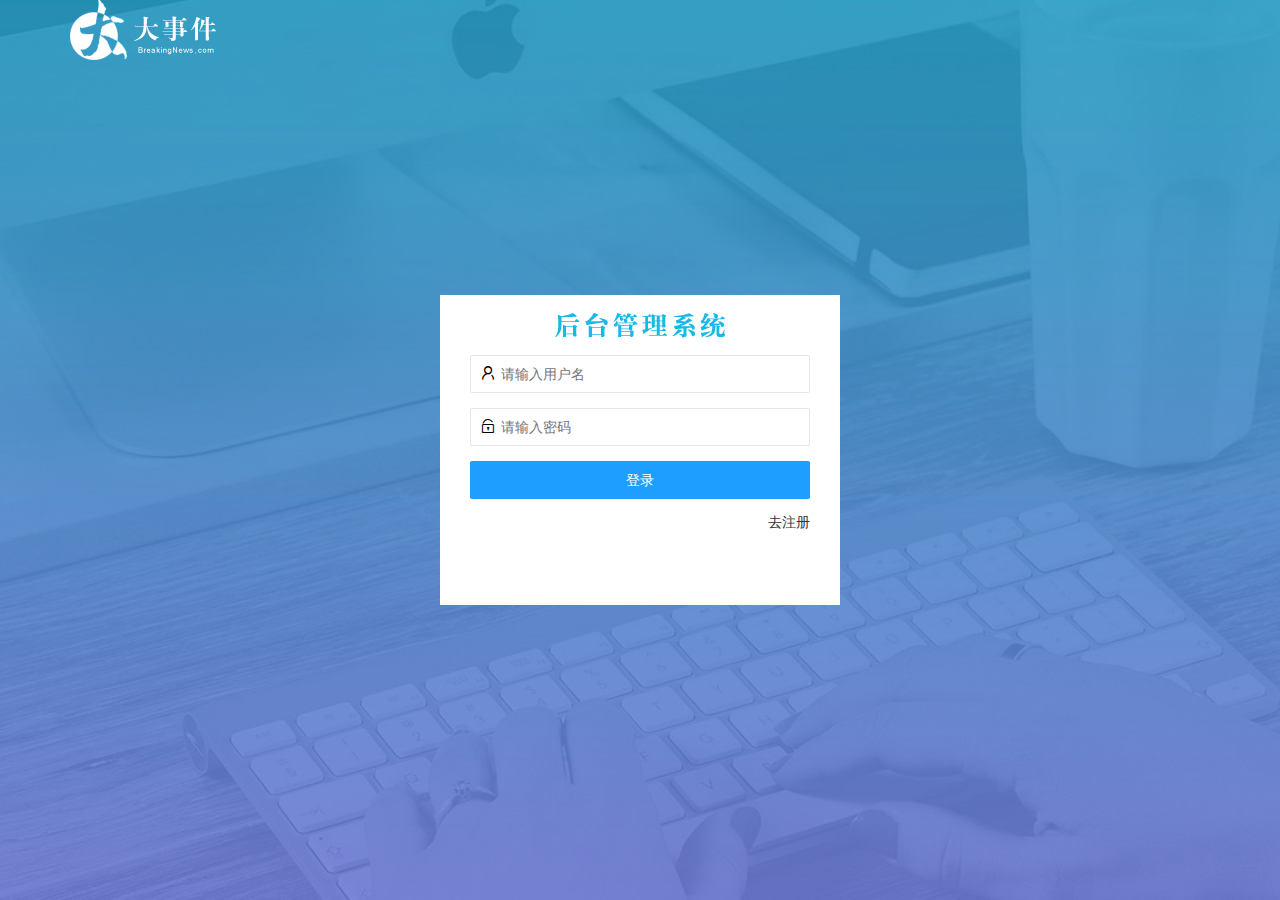
<file: login.html>
<!DOCTYPE html>
<html lang="en">

<head>
    <meta charset="UTF-8">
    <meta name="viewport" content="width=device-width, initial-scale=1.0">
    <title>Document</title>

    <!--1 先引入layui的样式 -->
    <link rel="stylesheet" href="/assets/lib/layui/css/layui.css">
    <!-- 2引入自己的样式 -->
    <link rel="stylesheet" href="/assets/css/login.css">
</head>

<body>
    <!-- logo区域 -->
    <div class="layui-main">
        <img src="/assets/images/logo.png" alt="">
    </div>
    <!-- 登陆预注册区域 -->
    <div class="loginAndRegBox">
        <!-- 头部区域 -->
        <div class="titleBox"></div>

        <!-- 登陆预注册切换 -->
        <!-- 登录 -->
        <div class="login_box">
            <!-- 登陆表单 -->
            <form  id="form_login" class="layui-form" action="">
                <!-- yonghuming 框 -->
                <div class="layui-form-item">
                    <i class="layui-icon layui-icon-username" ></i>  
                    <input type="text" name="username" required lay-verify="required" placeholder="请输入用户名"
                        autocomplete="off" class="layui-input">
                </div>
                <!-- 密码框 -->
                <div class="layui-form-item">
                    <i class="layui-icon layui-icon-password"></i>  
                    <input type="text" name="password" required lay-verify="required|pwd" placeholder="请输入密码"
                        autocomplete="off" class="layui-input">
                </div>
                <!-- 提交 -->
                <div class="layui-form-item">
                    <button class="layui-btn layui-btn-fluid layui-btn-normal" lay-submit lay-filter="formDemo">登录</button>
                </div>
                <div class="layui-form-item links">
                    <a href="javascript:;" id="link_reg">去注册</a>
                </div>
            </form>
           
        </div>
        <!-- 注册 -->
        <div class="reg_box" style="display: none;">
            <!-- 给注册表单添加id进行ajax发送请求 -->
            <form id="form_reg" class="layui-form" action="">
                <!-- yonghuming 框 -->
                <div class="layui-form-item">
                    <i class="layui-icon layui-icon-username" ></i>  
                    <input type="text" name="username" required lay-verify="required" placeholder="请输入用户名"
                        autocomplete="off" class="layui-input">
                </div>
                <!-- 密码框 -->
                <div class="layui-form-item">
                    <i class="layui-icon layui-icon-password"></i>  
                    <input type="text" name="password" required lay-verify="required|pwd" placeholder="请输入密码"
                        autocomplete="off" class="layui-input">
                </div>
                <!-- 再次确认密码框 -->
                <div class="layui-form-item">
                    <i class="layui-icon layui-icon-password"></i>  
                    <input type="text" name="repassword" required lay-verify="required|pwd|repwd" placeholder="请再次输入密码"
                        autocomplete="off" class="layui-input">
                </div>
                <!-- 提交 -->
                <div class="layui-form-item">
                    <button class="layui-btn layui-btn-fluid layui-btn-normal" lay-submit lay-filter="formDemo">注册</button>
                </div>
                <div class="layui-form-item links">
                    <a href="javascript:;" id="link_login">去登录</a>
                </div>
            </form>
            
        </div>

    </div>
    <!-- 引入jquery文件 -->
    <script src="assets/lib/layui/layui.all.js"></script>
    <script src="/assets/lib/jquery.js"></script>
    <script src="/assets/js/baseAPI.js"></script>
    <script src="/assets/js/login.js"></script>
</body>

</html>
</file>
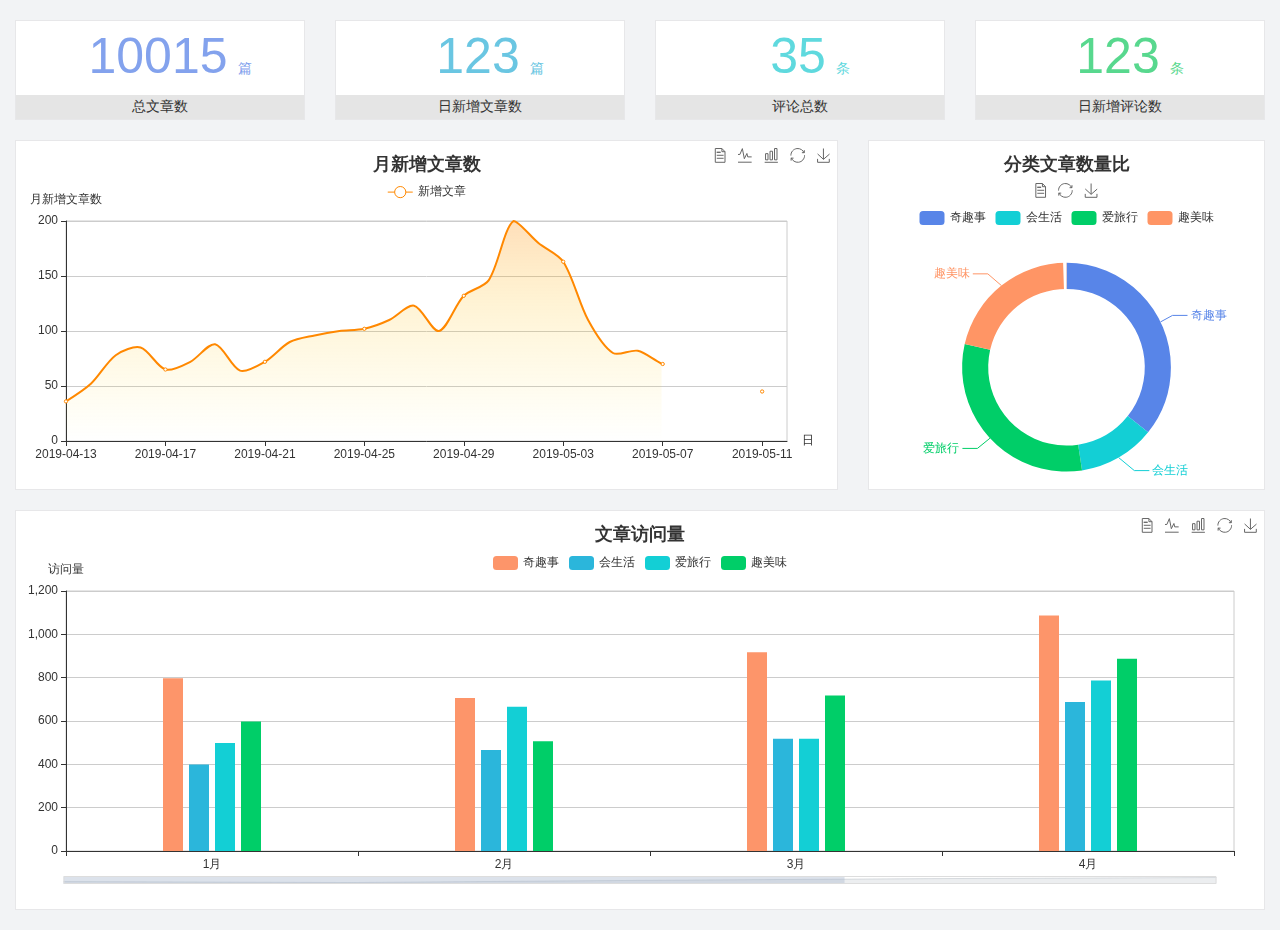
<file: home/dashboard.html>
<!DOCTYPE html>
<html lang="en">

<head>
  <meta charset="UTF-8">
  <meta name="viewport" content="width=device-width, initial-scale=1.0">
  <meta http-equiv="X-UA-Compatible" content="ie=edge">
  <title>图表统计</title>
  <link rel="stylesheet" href="../../assets/lib/bootstrap.css" />
  <link rel="stylesheet" href="../../assets/lib/main.css" />
  <script src="../../assets/lib/jquery.js"></script>
  <script type="text/javascript" src="../../assets/lib/echarts.min.js"></script>
</head>

<body>
  <div class="container-fluid">
    <div class="row spannel_list">
      <div class="col-sm-3 col-xs-6">
        <div class="spannel">
          <em>10015</em><span>篇</span>
          <b>总文章数</b>
        </div>
      </div>
      <div class="col-sm-3 col-xs-6">
        <div class="spannel scolor01">
          <em>123</em><span>篇</span>
          <b>日新增文章数</b>
        </div>
      </div>
      <div class="col-sm-3 col-xs-6">
        <div class="spannel scolor02">
          <em>35</em><span>条</span>
          <b>评论总数</b>
        </div>
      </div>
      <div class="col-sm-3 col-xs-6">
        <div class="spannel scolor03">
          <em>123</em><span>条</span>
          <b>日新增评论数</b>
        </div>
      </div>
    </div>
  </div>

  <div class="container-fluid">
    <div class="row curve-pie">
      <div class="col-lg-8 col-md-8">
        <div class="gragh_pannel" id="curve_show"></div>
      </div>
      <div class="col-lg-4 col-md-4">
        <div class="gragh_pannel" id="pie_show"></div>
      </div>
    </div>
  </div>

  <div class="container-fluid">
    <div class="column_pannel" id="column_show"></div>
  </div>

  <script>
    var oChart = echarts.init(document.getElementById('curve_show'));
    var aList_all = [
      { 'count': 36, 'date': '2019-04-13' },
      { 'count': 52, 'date': '2019-04-14' },
      { 'count': 78, 'date': '2019-04-15' },
      { 'count': 85, 'date': '2019-04-16' },
      { 'count': 65, 'date': '2019-04-17' },
      { 'count': 72, 'date': '2019-04-18' },
      { 'count': 88, 'date': '2019-04-19' },
      { 'count': 64, 'date': '2019-04-20' },
      { 'count': 72, 'date': '2019-04-21' },
      { 'count': 90, 'date': '2019-04-22' },
      { 'count': 96, 'date': '2019-04-23' },
      { 'count': 100, 'date': '2019-04-24' },
      { 'count': 102, 'date': '2019-04-25' },
      { 'count': 110, 'date': '2019-04-26' },
      { 'count': 123, 'date': '2019-04-27' },
      { 'count': 100, 'date': '2019-04-28' },
      { 'count': 132, 'date': '2019-04-29' },
      { 'count': 146, 'date': '2019-04-30' },
      { 'count': 200, 'date': '2019-05-01' },
      { 'count': 180, 'date': '2019-05-02' },
      { 'count': 163, 'date': '2019-05-03' },
      { 'count': 110, 'date': '2019-05-04' },
      { 'count': 80, 'date': '2019-05-05' },
      { 'count': 82, 'date': '2019-05-06' },
      { 'count': 70, 'date': '2019-05-07' },
      { 'count': 65, 'date': '2019-05-08' },
      { 'count': 54, 'date': '2019-05-09' },
      { 'count': 40, 'date': '2019-05-10' },
      { 'count': 45, 'date': '2019-05-11' },
      { 'count': 38, 'date': '2019-05-12' },
    ];

    let aCount = [];
    let aDate = [];

    for (var i = 0; i < aList_all.length; i++) {
      aCount.push(aList_all[i].count);
      aDate.push(aList_all[i].date);
    }

    var chartopt = {
      title: {
        text: '月新增文章数',
        left: 'center',
        top: '10'
      },
      tooltip: {
        trigger: 'axis'
      },
      legend: {
        data: ['新增文章'],
        top: '40'
      },
      toolbox: {
        show: true,
        feature: {
          mark: { show: true },
          dataView: { show: true, readOnly: false },
          magicType: { show: true, type: ['line', 'bar'] },
          restore: { show: true },
          saveAsImage: { show: true }
        }
      },
      calculable: true,
      xAxis: [
        {
          name: '日',
          type: 'category',
          boundaryGap: false,
          data: aDate
        }
      ],
      yAxis: [
        {
          name: '月新增文章数',
          type: 'value'
        }
      ],
      series: [
        {
          name: '新增文章',
          type: 'line',
          smooth: true,
          itemStyle: { normal: { areaStyle: { type: 'default' }, color: '#f80' }, lineStyle: { color: '#f80' } },
          data: aCount
        }],
      areaStyle: {
        normal: {
          color: new echarts.graphic.LinearGradient(0, 0, 0, 1, [{
            offset: 0,
            color: 'rgba(255,136,0,0.39)'
          }, {
            offset: .34,
            color: 'rgba(255,180,0,0.25)'
          }, {
            offset: 1,
            color: 'rgba(255,222,0,0.00)'
          }])

        }
      },
      grid: {
        show: true,
        x: 50,
        x2: 50,
        y: 80,
        height: 220
      }
    };

    oChart.setOption(chartopt);


    var oPie = echarts.init(document.getElementById('pie_show'));
    var oPieopt =
    {
      title: {
        top: 10,
        text: '分类文章数量比',
        x: 'center'
      },
      tooltip: {
        trigger: 'item',
        formatter: "{a} <br/>{b} : {c} ({d}%)"
      },
      color: ['#5885e8', '#13cfd5', '#00ce68', '#ff9565'],
      legend: {
        x: 'center',
        top: 65,
        data: ['奇趣事', '会生活', '爱旅行', '趣美味']
      },
      toolbox: {
        show: true,
        x: 'center',
        top: 35,
        feature: {
          mark: { show: true },
          dataView: { show: true, readOnly: false },
          magicType: {
            show: true,
            type: ['pie', 'funnel'],
            option: {
              funnel: {
                x: '25%',
                width: '50%',
                funnelAlign: 'left',
                max: 1548
              }
            }
          },
          restore: { show: true },
          saveAsImage: { show: true }
        }
      },
      calculable: true,
      series: [
        {
          name: '访问来源',
          type: 'pie',
          radius: ['45%', '60%'],
          center: ['50%', '65%'],
          data: [
            { value: 300, name: '奇趣事' },
            { value: 100, name: '会生活' },
            { value: 260, name: '爱旅行' },
            { value: 180, name: '趣美味' }
          ]
        }
      ]
    };
    oPie.setOption(oPieopt);



    var oColumn = this.echarts.init(document.getElementById('column_show'));
    var oColumnopt =
    {
      title: {
        text: '文章访问量',
        left: 'center',
        top: '10'
      },
      tooltip: {
        trigger: 'axis'
      },
      legend: {
        data: ['奇趣事', '会生活', '爱旅行', '趣美味'],
        top: '40'
      },
      toolbox: {
        show: true,
        feature: {
          mark: { show: true },
          dataView: { show: true, readOnly: false },
          magicType: { show: true, type: ['line', 'bar'] },
          restore: { show: true },
          saveAsImage: { show: true }
        }
      },
      calculable: true,
      xAxis: [
        {
          type: 'category',
          data: ['1月', '2月', '3月', '4月', '5月']
        }
      ],
      yAxis: [
        {
          name: '访问量',
          type: 'value'
        }
      ],
      series: [
        {
          name: '奇趣事',
          type: 'bar',
          barWidth: 20,
          itemStyle: {
            normal: { areaStyle: { type: 'default' }, color: '#fd956a' }
          },
          data: [800, 708, 920, 1090, 1200]
        },
        {
          name: '会生活',
          type: 'bar',
          barWidth: 20,
          itemStyle: {
            normal: { areaStyle: { type: 'default' }, color: '#2bb6db' }
          },
          data: [400, 468, 520, 690, 800]
        },
        {
          name: '爱旅行',
          type: 'bar',
          barWidth: 20,
          itemStyle: {
            normal: { areaStyle: { type: 'default' }, color: '#13cfd5' }
          },
          data: [500, 668, 520, 790, 900]
        },
        {
          name: '趣美味',
          type: 'bar',
          barWidth: 20,
          itemStyle: {
            normal: { areaStyle: { type: 'default' }, color: '#00ce68' }
          },
          data: [600, 508, 720, 890, 1000]
        }
      ],
      grid: {
        show: true,
        x: 50,
        x2: 30,
        y: 80,
        height: 260
      },
      dataZoom: [//给x轴设置滚动条
        {
          start: 0,//默认为0
          end: 100 - 1000 / 31,//默认为100
          type: 'slider',
          show: true,
          xAxisIndex: [0],
          handleSize: 0,//滑动条的 左右2个滑动条的大小
          height: 8,//组件高度
          left: 45, //左边的距离
          right: 50,//右边的距离
          bottom: 26,//右边的距离
          handleColor: '#ddd',//h滑动图标的颜色
          handleStyle: {
            borderColor: "#cacaca",
            borderWidth: "1",
            shadowBlur: 2,
            background: "#ddd",
            shadowColor: "#ddd",
          }
        }]
    };
    oColumn.setOption(oColumnopt);
  </script>
</body>

</html>
</file>
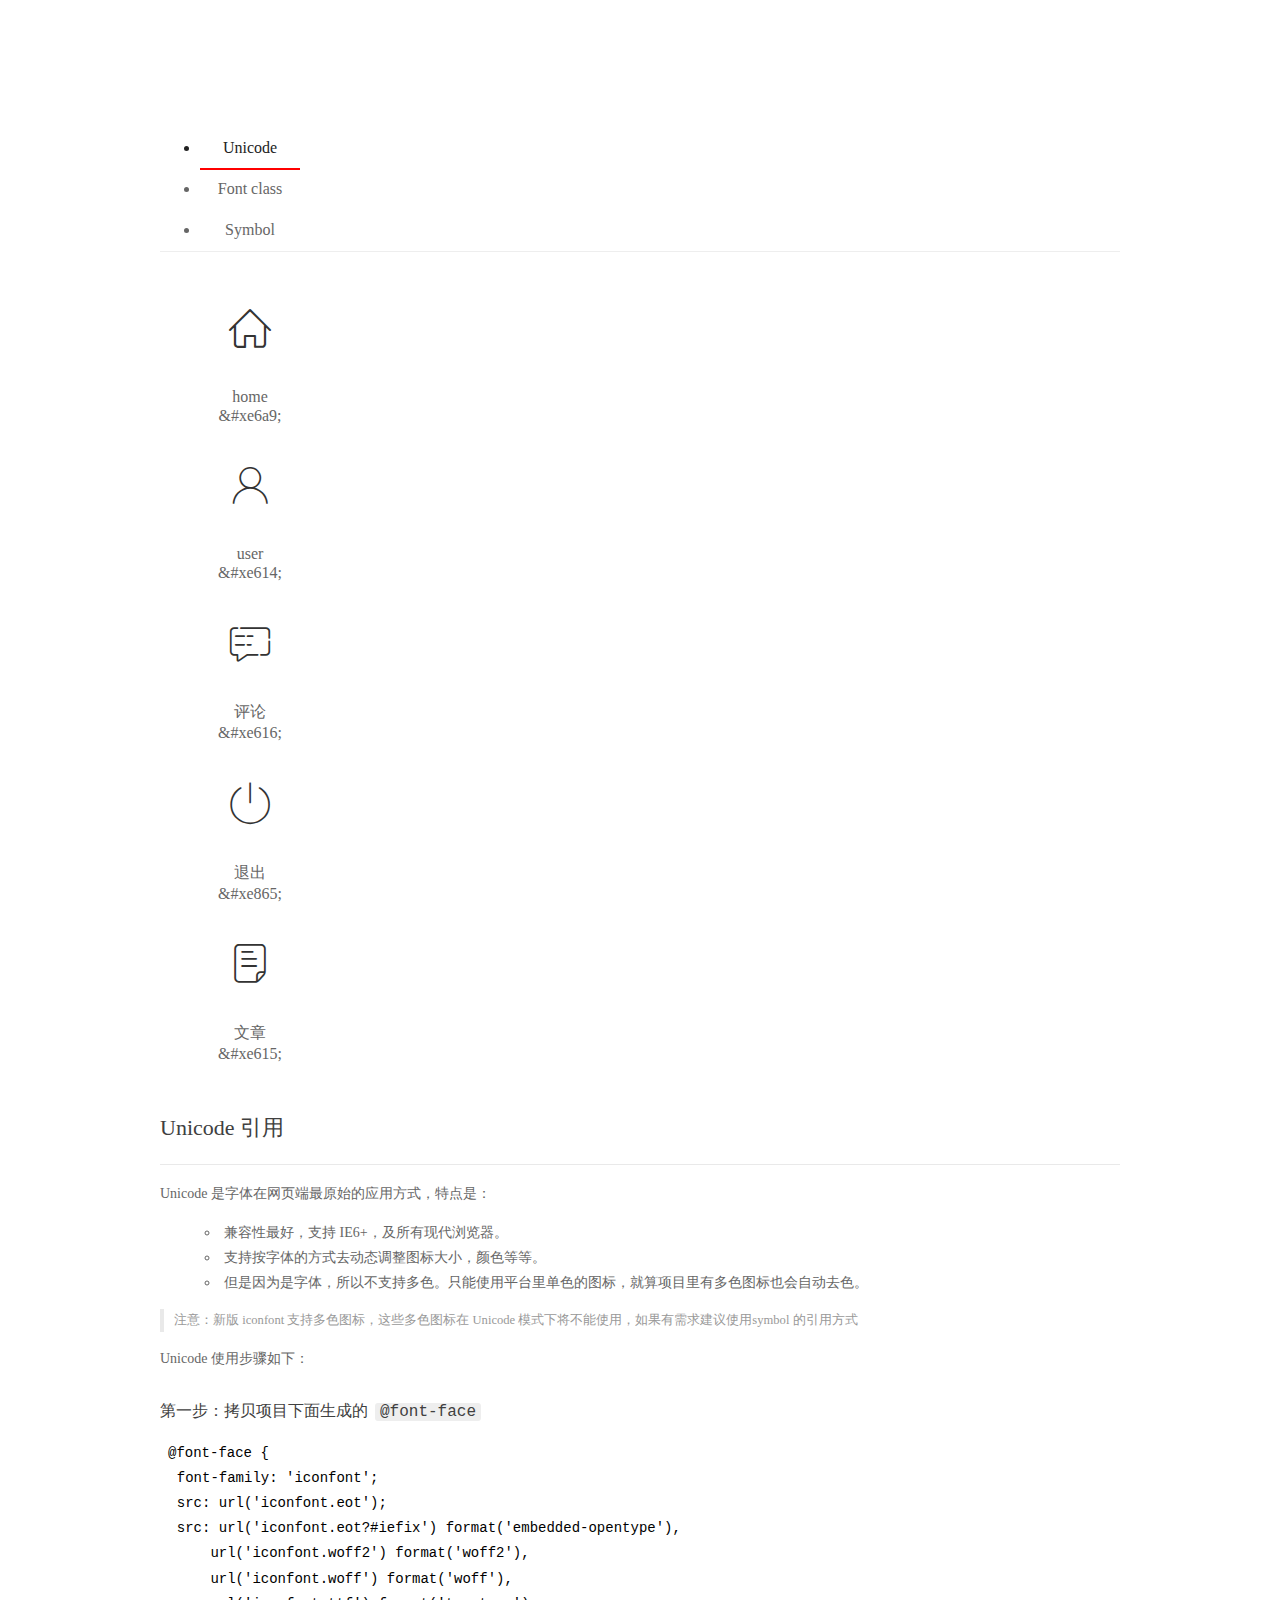
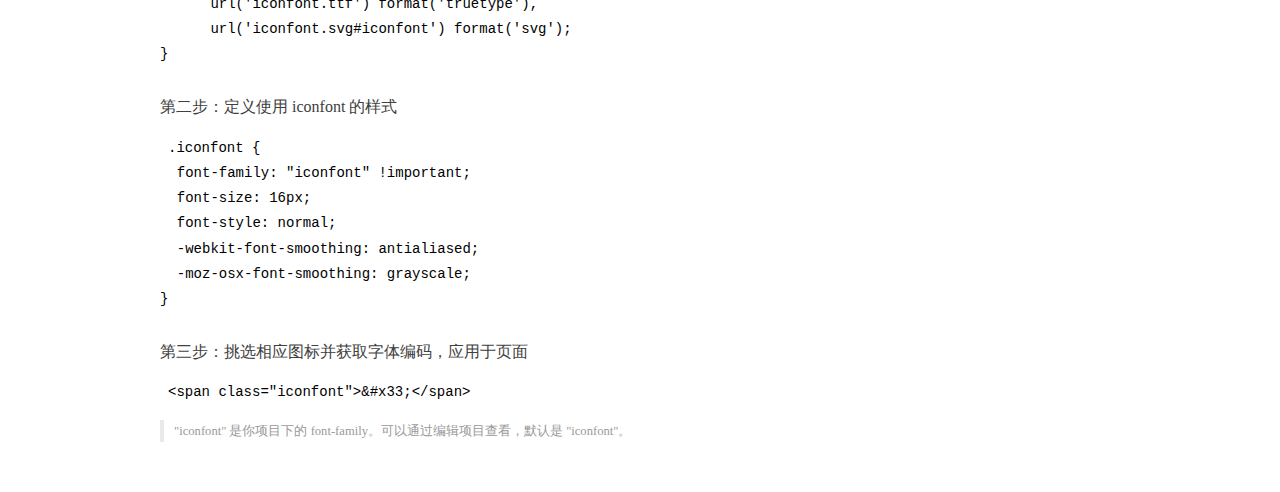
<file: assets/fonts/demo_index.html>
<!DOCTYPE html>
<html>
<head>
  <meta charset="utf-8"/>
  <title>IconFont Demo</title>
  <link rel="shortcut icon" href="https://gtms04.alicdn.com/tps/i4/TB1_oz6GVXXXXaFXpXXJDFnIXXX-64-64.ico" type="image/x-icon"/>
  <link rel="stylesheet" href="https://g.alicdn.com/thx/cube/1.3.2/cube.min.css">
  <link rel="stylesheet" href="demo.css">
  <link rel="stylesheet" href="iconfont.css">
  <script src="iconfont.js"></script>
  <!-- jQuery -->
  <script src="https://a1.alicdn.com/oss/uploads/2018/12/26/7bfddb60-08e8-11e9-9b04-53e73bb6408b.js"></script>
  <!-- 代码高亮 -->
  <script src="https://a1.alicdn.com/oss/uploads/2018/12/26/a3f714d0-08e6-11e9-8a15-ebf944d7534c.js"></script>
</head>
<body>
  <div class="main">
    <h1 class="logo"><a href="https://www.iconfont.cn/" title="iconfont 首页" target="_blank">&#xe86b;</a></h1>
    <div class="nav-tabs">
      <ul id="tabs" class="dib-box">
        <li class="dib active"><span>Unicode</span></li>
        <li class="dib"><span>Font class</span></li>
        <li class="dib"><span>Symbol</span></li>
      </ul>
      
    </div>
    <div class="tab-container">
      <div class="content unicode" style="display: block;">
          <ul class="icon_lists dib-box">
          
            <li class="dib">
              <span class="icon iconfont">&#xe6a9;</span>
                <div class="name">home</div>
                <div class="code-name">&amp;#xe6a9;</div>
              </li>
          
            <li class="dib">
              <span class="icon iconfont">&#xe614;</span>
                <div class="name">user</div>
                <div class="code-name">&amp;#xe614;</div>
              </li>
          
            <li class="dib">
              <span class="icon iconfont">&#xe616;</span>
                <div class="name">评论</div>
                <div class="code-name">&amp;#xe616;</div>
              </li>
          
            <li class="dib">
              <span class="icon iconfont">&#xe865;</span>
                <div class="name">退出</div>
                <div class="code-name">&amp;#xe865;</div>
              </li>
          
            <li class="dib">
              <span class="icon iconfont">&#xe615;</span>
                <div class="name">文章</div>
                <div class="code-name">&amp;#xe615;</div>
              </li>
          
          </ul>
          <div class="article markdown">
          <h2 id="unicode-">Unicode 引用</h2>
          <hr>

          <p>Unicode 是字体在网页端最原始的应用方式，特点是：</p>
          <ul>
            <li>兼容性最好，支持 IE6+，及所有现代浏览器。</li>
            <li>支持按字体的方式去动态调整图标大小，颜色等等。</li>
            <li>但是因为是字体，所以不支持多色。只能使用平台里单色的图标，就算项目里有多色图标也会自动去色。</li>
          </ul>
          <blockquote>
            <p>注意：新版 iconfont 支持多色图标，这些多色图标在 Unicode 模式下将不能使用，如果有需求建议使用symbol 的引用方式</p>
          </blockquote>
          <p>Unicode 使用步骤如下：</p>
          <h3 id="-font-face">第一步：拷贝项目下面生成的 <code>@font-face</code></h3>
<pre><code class="language-css"
>@font-face {
  font-family: 'iconfont';
  src: url('iconfont.eot');
  src: url('iconfont.eot?#iefix') format('embedded-opentype'),
      url('iconfont.woff2') format('woff2'),
      url('iconfont.woff') format('woff'),
      url('iconfont.ttf') format('truetype'),
      url('iconfont.svg#iconfont') format('svg');
}
</code></pre>
          <h3 id="-iconfont-">第二步：定义使用 iconfont 的样式</h3>
<pre><code class="language-css"
>.iconfont {
  font-family: "iconfont" !important;
  font-size: 16px;
  font-style: normal;
  -webkit-font-smoothing: antialiased;
  -moz-osx-font-smoothing: grayscale;
}
</code></pre>
          <h3 id="-">第三步：挑选相应图标并获取字体编码，应用于页面</h3>
<pre>
<code class="language-html"
>&lt;span class="iconfont"&gt;&amp;#x33;&lt;/span&gt;
</code></pre>
          <blockquote>
            <p>"iconfont" 是你项目下的 font-family。可以通过编辑项目查看，默认是 "iconfont"。</p>
          </blockquote>
          </div>
      </div>
      <div class="content font-class">
        <ul class="icon_lists dib-box">
          
          <li class="dib">
            <span class="icon iconfont icon-home"></span>
            <div class="name">
              home
            </div>
            <div class="code-name">.icon-home
            </div>
          </li>
          
          <li class="dib">
            <span class="icon iconfont icon-user"></span>
            <div class="name">
              user
            </div>
            <div class="code-name">.icon-user
            </div>
          </li>
          
          <li class="dib">
            <span class="icon iconfont icon-pinglun"></span>
            <div class="name">
              评论
            </div>
            <div class="code-name">.icon-pinglun
            </div>
          </li>
          
          <li class="dib">
            <span class="icon iconfont icon-tuichu"></span>
            <div class="name">
              退出
            </div>
            <div class="code-name">.icon-tuichu
            </div>
          </li>
          
          <li class="dib">
            <span class="icon iconfont icon-16"></span>
            <div class="name">
              文章
            </div>
            <div class="code-name">.icon-16
            </div>
          </li>
          
        </ul>
        <div class="article markdown">
        <h2 id="font-class-">font-class 引用</h2>
        <hr>

        <p>font-class 是 Unicode 使用方式的一种变种，主要是解决 Unicode 书写不直观，语意不明确的问题。</p>
        <p>与 Unicode 使用方式相比，具有如下特点：</p>
        <ul>
          <li>兼容性良好，支持 IE8+，及所有现代浏览器。</li>
          <li>相比于 Unicode 语意明确，书写更直观。可以很容易分辨这个 icon 是什么。</li>
          <li>因为使用 class 来定义图标，所以当要替换图标时，只需要修改 class 里面的 Unicode 引用。</li>
          <li>不过因为本质上还是使用的字体，所以多色图标还是不支持的。</li>
        </ul>
        <p>使用步骤如下：</p>
        <h3 id="-fontclass-">第一步：引入项目下面生成的 fontclass 代码：</h3>
<pre><code class="language-html">&lt;link rel="stylesheet" href="./iconfont.css"&gt;
</code></pre>
        <h3 id="-">第二步：挑选相应图标并获取类名，应用于页面：</h3>
<pre><code class="language-html">&lt;span class="iconfont icon-xxx"&gt;&lt;/span&gt;
</code></pre>
        <blockquote>
          <p>"
            iconfont" 是你项目下的 font-family。可以通过编辑项目查看，默认是 "iconfont"。</p>
        </blockquote>
      </div>
      </div>
      <div class="content symbol">
          <ul class="icon_lists dib-box">
          
            <li class="dib">
                <svg class="icon svg-icon" aria-hidden="true">
                  <use xlink:href="#icon-home"></use>
                </svg>
                <div class="name">home</div>
                <div class="code-name">#icon-home</div>
            </li>
          
            <li class="dib">
                <svg class="icon svg-icon" aria-hidden="true">
                  <use xlink:href="#icon-user"></use>
                </svg>
                <div class="name">user</div>
                <div class="code-name">#icon-user</div>
            </li>
          
            <li class="dib">
                <svg class="icon svg-icon" aria-hidden="true">
                  <use xlink:href="#icon-pinglun"></use>
                </svg>
                <div class="name">评论</div>
                <div class="code-name">#icon-pinglun</div>
            </li>
          
            <li class="dib">
                <svg class="icon svg-icon" aria-hidden="true">
                  <use xlink:href="#icon-tuichu"></use>
                </svg>
                <div class="name">退出</div>
                <div class="code-name">#icon-tuichu</div>
            </li>
          
            <li class="dib">
                <svg class="icon svg-icon" aria-hidden="true">
                  <use xlink:href="#icon-16"></use>
                </svg>
                <div class="name">文章</div>
                <div class="code-name">#icon-16</div>
            </li>
          
          </ul>
          <div class="article markdown">
          <h2 id="symbol-">Symbol 引用</h2>
          <hr>

          <p>这是一种全新的使用方式，应该说这才是未来的主流，也是平台目前推荐的用法。相关介绍可以参考这篇<a href="">文章</a>
            这种用法其实是做了一个 SVG 的集合，与另外两种相比具有如下特点：</p>
          <ul>
            <li>支持多色图标了，不再受单色限制。</li>
            <li>通过一些技巧，支持像字体那样，通过 <code>font-size</code>, <code>color</code> 来调整样式。</li>
            <li>兼容性较差，支持 IE9+，及现代浏览器。</li>
            <li>浏览器渲染 SVG 的性能一般，还不如 png。</li>
          </ul>
          <p>使用步骤如下：</p>
          <h3 id="-symbol-">第一步：引入项目下面生成的 symbol 代码：</h3>
<pre><code class="language-html">&lt;script src="./iconfont.js"&gt;&lt;/script&gt;
</code></pre>
          <h3 id="-css-">第二步：加入通用 CSS 代码（引入一次就行）：</h3>
<pre><code class="language-html">&lt;style&gt;
.icon {
  width: 1em;
  height: 1em;
  vertical-align: -0.15em;
  fill: currentColor;
  overflow: hidden;
}
&lt;/style&gt;
</code></pre>
          <h3 id="-">第三步：挑选相应图标并获取类名，应用于页面：</h3>
<pre><code class="language-html">&lt;svg class="icon" aria-hidden="true"&gt;
  &lt;use xlink:href="#icon-xxx"&gt;&lt;/use&gt;
&lt;/svg&gt;
</code></pre>
          </div>
      </div>

    </div>
  </div>
  <script>
  $(document).ready(function () {
      $('.tab-container .content:first').show()

      $('#tabs li').click(function (e) {
        var tabContent = $('.tab-container .content')
        var index = $(this).index()

        if ($(this).hasClass('active')) {
          return
        } else {
          $('#tabs li').removeClass('active')
          $(this).addClass('active')

          tabContent.hide().eq(index).fadeIn()
        }
      })
    })
  </script>
</body>
</html>
</file>
<file: assets/lib/layui/css/layui.css>
/** layui-v2.5.5 MIT License By https://www.layui.com */
 .layui-inline,img{display:inline-block;vertical-align:middle}h1,h2,h3,h4,h5,h6{font-weight:400}.layui-edge,.layui-header,.layui-inline,.layui-main{position:relative}.layui-body,.layui-edge,.layui-elip{overflow:hidden}.layui-btn,.layui-edge,.layui-inline,img{vertical-align:middle}.layui-btn,.layui-disabled,.layui-icon,.layui-unselect{-moz-user-select:none;-webkit-user-select:none;-ms-user-select:none}.layui-elip,.layui-form-checkbox span,.layui-form-pane .layui-form-label{text-overflow:ellipsis;white-space:nowrap}.layui-breadcrumb,.layui-tree-btnGroup{visibility:hidden}blockquote,body,button,dd,div,dl,dt,form,h1,h2,h3,h4,h5,h6,input,li,ol,p,pre,td,textarea,th,ul{margin:0;padding:0;-webkit-tap-highlight-color:rgba(0,0,0,0)}a:active,a:hover{outline:0}img{border:none}li{list-style:none}table{border-collapse:collapse;border-spacing:0}h4,h5,h6{font-size:100%}button,input,optgroup,option,select,textarea{font-family:inherit;font-size:inherit;font-style:inherit;font-weight:inherit;outline:0}pre{white-space:pre-wrap;white-space:-moz-pre-wrap;white-space:-pre-wrap;white-space:-o-pre-wrap;word-wrap:break-word}body{line-height:24px;font:14px Helvetica Neue,Helvetica,PingFang SC,Tahoma,Arial,sans-serif}hr{height:1px;margin:10px 0;border:0;clear:both}a{color:#333;text-decoration:none}a:hover{color:#777}a cite{font-style:normal;*cursor:pointer}.layui-border-box,.layui-border-box *{box-sizing:border-box}.layui-box,.layui-box *{box-sizing:content-box}.layui-clear{clear:both;*zoom:1}.layui-clear:after{content:'\20';clear:both;*zoom:1;display:block;height:0}.layui-inline{*display:inline;*zoom:1}.layui-edge{display:inline-block;width:0;height:0;border-width:6px;border-style:dashed;border-color:transparent}.layui-edge-top{top:-4px;border-bottom-color:#999;border-bottom-style:solid}.layui-edge-right{border-left-color:#999;border-left-style:solid}.layui-edge-bottom{top:2px;border-top-color:#999;border-top-style:solid}.layui-edge-left{border-right-color:#999;border-right-style:solid}.layui-disabled,.layui-disabled:hover{color:#d2d2d2!important;cursor:not-allowed!important}.layui-circle{border-radius:100%}.layui-show{display:block!important}.layui-hide{display:none!important}@font-face{font-family:layui-icon;src:url(../font/iconfont.eot?v=250);src:url(../font/iconfont.eot?v=250#iefix) format('embedded-opentype'),url(../font/iconfont.woff2?v=250) format('woff2'),url(../font/iconfont.woff?v=250) format('woff'),url(../font/iconfont.ttf?v=250) format('truetype'),url(../font/iconfont.svg?v=250#layui-icon) format('svg')}.layui-icon{font-family:layui-icon!important;font-size:16px;font-style:normal;-webkit-font-smoothing:antialiased;-moz-osx-font-smoothing:grayscale}.layui-icon-reply-fill:before{content:"\e611"}.layui-icon-set-fill:before{content:"\e614"}.layui-icon-menu-fill:before{content:"\e60f"}.layui-icon-search:before{content:"\e615"}.layui-icon-share:before{content:"\e641"}.layui-icon-set-sm:before{content:"\e620"}.layui-icon-engine:before{content:"\e628"}.layui-icon-close:before{content:"\1006"}.layui-icon-close-fill:before{content:"\1007"}.layui-icon-chart-screen:before{content:"\e629"}.layui-icon-star:before{content:"\e600"}.layui-icon-circle-dot:before{content:"\e617"}.layui-icon-chat:before{content:"\e606"}.layui-icon-release:before{content:"\e609"}.layui-icon-list:before{content:"\e60a"}.layui-icon-chart:before{content:"\e62c"}.layui-icon-ok-circle:before{content:"\1005"}.layui-icon-layim-theme:before{content:"\e61b"}.layui-icon-table:before{content:"\e62d"}.layui-icon-right:before{content:"\e602"}.layui-icon-left:before{content:"\e603"}.layui-icon-cart-simple:before{content:"\e698"}.layui-icon-face-cry:before{content:"\e69c"}.layui-icon-face-smile:before{content:"\e6af"}.layui-icon-survey:before{content:"\e6b2"}.layui-icon-tree:before{content:"\e62e"}.layui-icon-upload-circle:before{content:"\e62f"}.layui-icon-add-circle:before{content:"\e61f"}.layui-icon-download-circle:before{content:"\e601"}.layui-icon-templeate-1:before{content:"\e630"}.layui-icon-util:before{content:"\e631"}.layui-icon-face-surprised:before{content:"\e664"}.layui-icon-edit:before{content:"\e642"}.layui-icon-speaker:before{content:"\e645"}.layui-icon-down:before{content:"\e61a"}.layui-icon-file:before{content:"\e621"}.layui-icon-layouts:before{content:"\e632"}.layui-icon-rate-half:before{content:"\e6c9"}.layui-icon-add-circle-fine:before{content:"\e608"}.layui-icon-prev-circle:before{content:"\e633"}.layui-icon-read:before{content:"\e705"}.layui-icon-404:before{content:"\e61c"}.layui-icon-carousel:before{content:"\e634"}.layui-icon-help:before{content:"\e607"}.layui-icon-code-circle:before{content:"\e635"}.layui-icon-water:before{content:"\e636"}.layui-icon-username:before{content:"\e66f"}.layui-icon-find-fill:before{content:"\e670"}.layui-icon-about:before{content:"\e60b"}.layui-icon-location:before{content:"\e715"}.layui-icon-up:before{content:"\e619"}.layui-icon-pause:before{content:"\e651"}.layui-icon-date:before{content:"\e637"}.layui-icon-layim-uploadfile:before{content:"\e61d"}.layui-icon-delete:before{content:"\e640"}.layui-icon-play:before{content:"\e652"}.layui-icon-top:before{content:"\e604"}.layui-icon-friends:before{content:"\e612"}.layui-icon-refresh-3:before{content:"\e9aa"}.layui-icon-ok:before{content:"\e605"}.layui-icon-layer:before{content:"\e638"}.layui-icon-face-smile-fine:before{content:"\e60c"}.layui-icon-dollar:before{content:"\e659"}.layui-icon-group:before{content:"\e613"}.layui-icon-layim-download:before{content:"\e61e"}.layui-icon-picture-fine:before{content:"\e60d"}.layui-icon-link:before{content:"\e64c"}.layui-icon-diamond:before{content:"\e735"}.layui-icon-log:before{content:"\e60e"}.layui-icon-rate-solid:before{content:"\e67a"}.layui-icon-fonts-del:before{content:"\e64f"}.layui-icon-unlink:before{content:"\e64d"}.layui-icon-fonts-clear:before{content:"\e639"}.layui-icon-triangle-r:before{content:"\e623"}.layui-icon-circle:before{content:"\e63f"}.layui-icon-radio:before{content:"\e643"}.layui-icon-align-center:before{content:"\e647"}.layui-icon-align-right:before{content:"\e648"}.layui-icon-align-left:before{content:"\e649"}.layui-icon-loading-1:before{content:"\e63e"}.layui-icon-return:before{content:"\e65c"}.layui-icon-fonts-strong:before{content:"\e62b"}.layui-icon-upload:before{content:"\e67c"}.layui-icon-dialogue:before{content:"\e63a"}.layui-icon-video:before{content:"\e6ed"}.layui-icon-headset:before{content:"\e6fc"}.layui-icon-cellphone-fine:before{content:"\e63b"}.layui-icon-add-1:before{content:"\e654"}.layui-icon-face-smile-b:before{content:"\e650"}.layui-icon-fonts-html:before{content:"\e64b"}.layui-icon-form:before{content:"\e63c"}.layui-icon-cart:before{content:"\e657"}.layui-icon-camera-fill:before{content:"\e65d"}.layui-icon-tabs:before{content:"\e62a"}.layui-icon-fonts-code:before{content:"\e64e"}.layui-icon-fire:before{content:"\e756"}.layui-icon-set:before{content:"\e716"}.layui-icon-fonts-u:before{content:"\e646"}.layui-icon-triangle-d:before{content:"\e625"}.layui-icon-tips:before{content:"\e702"}.layui-icon-picture:before{content:"\e64a"}.layui-icon-more-vertical:before{content:"\e671"}.layui-icon-flag:before{content:"\e66c"}.layui-icon-loading:before{content:"\e63d"}.layui-icon-fonts-i:before{content:"\e644"}.layui-icon-refresh-1:before{content:"\e666"}.layui-icon-rmb:before{content:"\e65e"}.layui-icon-home:before{content:"\e68e"}.layui-icon-user:before{content:"\e770"}.layui-icon-notice:before{content:"\e667"}.layui-icon-login-weibo:before{content:"\e675"}.layui-icon-voice:before{content:"\e688"}.layui-icon-upload-drag:before{content:"\e681"}.layui-icon-login-qq:before{content:"\e676"}.layui-icon-snowflake:before{content:"\e6b1"}.layui-icon-file-b:before{content:"\e655"}.layui-icon-template:before{content:"\e663"}.layui-icon-auz:before{content:"\e672"}.layui-icon-console:before{content:"\e665"}.layui-icon-app:before{content:"\e653"}.layui-icon-prev:before{content:"\e65a"}.layui-icon-website:before{content:"\e7ae"}.layui-icon-next:before{content:"\e65b"}.layui-icon-component:before{content:"\e857"}.layui-icon-more:before{content:"\e65f"}.layui-icon-login-wechat:before{content:"\e677"}.layui-icon-shrink-right:before{content:"\e668"}.layui-icon-spread-left:before{content:"\e66b"}.layui-icon-camera:before{content:"\e660"}.layui-icon-note:before{content:"\e66e"}.layui-icon-refresh:before{content:"\e669"}.layui-icon-female:before{content:"\e661"}.layui-icon-male:before{content:"\e662"}.layui-icon-password:before{content:"\e673"}.layui-icon-senior:before{content:"\e674"}.layui-icon-theme:before{content:"\e66a"}.layui-icon-tread:before{content:"\e6c5"}.layui-icon-praise:before{content:"\e6c6"}.layui-icon-star-fill:before{content:"\e658"}.layui-icon-rate:before{content:"\e67b"}.layui-icon-template-1:before{content:"\e656"}.layui-icon-vercode:before{content:"\e679"}.layui-icon-cellphone:before{content:"\e678"}.layui-icon-screen-full:before{content:"\e622"}.layui-icon-screen-restore:before{content:"\e758"}.layui-icon-cols:before{content:"\e610"}.layui-icon-export:before{content:"\e67d"}.layui-icon-print:before{content:"\e66d"}.layui-icon-slider:before{content:"\e714"}.layui-icon-addition:before{content:"\e624"}.layui-icon-subtraction:before{content:"\e67e"}.layui-icon-service:before{content:"\e626"}.layui-icon-transfer:before{content:"\e691"}.layui-main{width:1140px;margin:0 auto}.layui-header{z-index:1000;height:60px}.layui-header a:hover{transition:all .5s;-webkit-transition:all .5s}.layui-side{position:fixed;left:0;top:0;bottom:0;z-index:999;width:200px;overflow-x:hidden}.layui-side-scroll{position:relative;width:220px;height:100%;overflow-x:hidden}.layui-body{position:absolute;left:200px;right:0;top:0;bottom:0;z-index:998;width:auto;overflow-y:auto;box-sizing:border-box}.layui-layout-body{overflow:hidden}.layui-layout-admin .layui-header{background-color:#23262E}.layui-layout-admin .layui-side{top:60px;width:200px;overflow-x:hidden}.layui-layout-admin .layui-body{position:fixed;top:60px;bottom:44px}.layui-layout-admin .layui-main{width:auto;margin:0 15px}.layui-layout-admin .layui-footer{position:fixed;left:200px;right:0;bottom:0;height:44px;line-height:44px;padding:0 15px;background-color:#eee}.layui-layout-admin .layui-logo{position:absolute;left:0;top:0;width:200px;height:100%;line-height:60px;text-align:center;color:#009688;font-size:16px}.layui-layout-admin .layui-header .layui-nav{background:0 0}.layui-layout-left{position:absolute!important;left:200px;top:0}.layui-layout-right{position:absolute!important;right:0;top:0}.layui-container{position:relative;margin:0 auto;padding:0 15px;box-sizing:border-box}.layui-fluid{position:relative;margin:0 auto;padding:0 15px}.layui-row:after,.layui-row:before{content:'';display:block;clear:both}.layui-col-lg1,.layui-col-lg10,.layui-col-lg11,.layui-col-lg12,.layui-col-lg2,.layui-col-lg3,.layui-col-lg4,.layui-col-lg5,.layui-col-lg6,.layui-col-lg7,.layui-col-lg8,.layui-col-lg9,.layui-col-md1,.layui-col-md10,.layui-col-md11,.layui-col-md12,.layui-col-md2,.layui-col-md3,.layui-col-md4,.layui-col-md5,.layui-col-md6,.layui-col-md7,.layui-col-md8,.layui-col-md9,.layui-col-sm1,.layui-col-sm10,.layui-col-sm11,.layui-col-sm12,.layui-col-sm2,.layui-col-sm3,.layui-col-sm4,.layui-col-sm5,.layui-col-sm6,.layui-col-sm7,.layui-col-sm8,.layui-col-sm9,.layui-col-xs1,.layui-col-xs10,.layui-col-xs11,.layui-col-xs12,.layui-col-xs2,.layui-col-xs3,.layui-col-xs4,.layui-col-xs5,.layui-col-xs6,.layui-col-xs7,.layui-col-xs8,.layui-col-xs9{position:relative;display:block;box-sizing:border-box}.layui-col-xs1,.layui-col-xs10,.layui-col-xs11,.layui-col-xs12,.layui-col-xs2,.layui-col-xs3,.layui-col-xs4,.layui-col-xs5,.layui-col-xs6,.layui-col-xs7,.layui-col-xs8,.layui-col-xs9{float:left}.layui-col-xs1{width:8.33333333%}.layui-col-xs2{width:16.66666667%}.layui-col-xs3{width:25%}.layui-col-xs4{width:33.33333333%}.layui-col-xs5{width:41.66666667%}.layui-col-xs6{width:50%}.layui-col-xs7{width:58.33333333%}.layui-col-xs8{width:66.66666667%}.layui-col-xs9{width:75%}.layui-col-xs10{width:83.33333333%}.layui-col-xs11{width:91.66666667%}.layui-col-xs12{width:100%}.layui-col-xs-offset1{margin-left:8.33333333%}.layui-col-xs-offset2{margin-left:16.66666667%}.layui-col-xs-offset3{margin-left:25%}.layui-col-xs-offset4{margin-left:33.33333333%}.layui-col-xs-offset5{margin-left:41.66666667%}.layui-col-xs-offset6{margin-left:50%}.layui-col-xs-offset7{margin-left:58.33333333%}.layui-col-xs-offset8{margin-left:66.66666667%}.layui-col-xs-offset9{margin-left:75%}.layui-col-xs-offset10{margin-left:83.33333333%}.layui-col-xs-offset11{margin-left:91.66666667%}.layui-col-xs-offset12{margin-left:100%}@media screen and (max-width:768px){.layui-hide-xs{display:none!important}.layui-show-xs-block{display:block!important}.layui-show-xs-inline{display:inline!important}.layui-show-xs-inline-block{display:inline-block!important}}@media screen and (min-width:768px){.layui-container{width:750px}.layui-hide-sm{display:none!important}.layui-show-sm-block{display:block!important}.layui-show-sm-inline{display:inline!important}.layui-show-sm-inline-block{display:inline-block!important}.layui-col-sm1,.layui-col-sm10,.layui-col-sm11,.layui-col-sm12,.layui-col-sm2,.layui-col-sm3,.layui-col-sm4,.layui-col-sm5,.layui-col-sm6,.layui-col-sm7,.layui-col-sm8,.layui-col-sm9{float:left}.layui-col-sm1{width:8.33333333%}.layui-col-sm2{width:16.66666667%}.layui-col-sm3{width:25%}.layui-col-sm4{width:33.33333333%}.layui-col-sm5{width:41.66666667%}.layui-col-sm6{width:50%}.layui-col-sm7{width:58.33333333%}.layui-col-sm8{width:66.66666667%}.layui-col-sm9{width:75%}.layui-col-sm10{width:83.33333333%}.layui-col-sm11{width:91.66666667%}.layui-col-sm12{width:100%}.layui-col-sm-offset1{margin-left:8.33333333%}.layui-col-sm-offset2{margin-left:16.66666667%}.layui-col-sm-offset3{margin-left:25%}.layui-col-sm-offset4{margin-left:33.33333333%}.layui-col-sm-offset5{margin-left:41.66666667%}.layui-col-sm-offset6{margin-left:50%}.layui-col-sm-offset7{margin-left:58.33333333%}.layui-col-sm-offset8{margin-left:66.66666667%}.layui-col-sm-offset9{margin-left:75%}.layui-col-sm-offset10{margin-left:83.33333333%}.layui-col-sm-offset11{margin-left:91.66666667%}.layui-col-sm-offset12{margin-left:100%}}@media screen and (min-width:992px){.layui-container{width:970px}.layui-hide-md{display:none!important}.layui-show-md-block{display:block!important}.layui-show-md-inline{display:inline!important}.layui-show-md-inline-block{display:inline-block!important}.layui-col-md1,.layui-col-md10,.layui-col-md11,.layui-col-md12,.layui-col-md2,.layui-col-md3,.layui-col-md4,.layui-col-md5,.layui-col-md6,.layui-col-md7,.layui-col-md8,.layui-col-md9{float:left}.layui-col-md1{width:8.33333333%}.layui-col-md2{width:16.66666667%}.layui-col-md3{width:25%}.layui-col-md4{width:33.33333333%}.layui-col-md5{width:41.66666667%}.layui-col-md6{width:50%}.layui-col-md7{width:58.33333333%}.layui-col-md8{width:66.66666667%}.layui-col-md9{width:75%}.layui-col-md10{width:83.33333333%}.layui-col-md11{width:91.66666667%}.layui-col-md12{width:100%}.layui-col-md-offset1{margin-left:8.33333333%}.layui-col-md-offset2{margin-left:16.66666667%}.layui-col-md-offset3{margin-left:25%}.layui-col-md-offset4{margin-left:33.33333333%}.layui-col-md-offset5{margin-left:41.66666667%}.layui-col-md-offset6{margin-left:50%}.layui-col-md-offset7{margin-left:58.33333333%}.layui-col-md-offset8{margin-left:66.66666667%}.layui-col-md-offset9{margin-left:75%}.layui-col-md-offset10{margin-left:83.33333333%}.layui-col-md-offset11{margin-left:91.66666667%}.layui-col-md-offset12{margin-left:100%}}@media screen and (min-width:1200px){.layui-container{width:1170px}.layui-hide-lg{display:none!important}.layui-show-lg-block{display:block!important}.layui-show-lg-inline{display:inline!important}.layui-show-lg-inline-block{display:inline-block!important}.layui-col-lg1,.layui-col-lg10,.layui-col-lg11,.layui-col-lg12,.layui-col-lg2,.layui-col-lg3,.layui-col-lg4,.layui-col-lg5,.layui-col-lg6,.layui-col-lg7,.layui-col-lg8,.layui-col-lg9{float:left}.layui-col-lg1{width:8.33333333%}.layui-col-lg2{width:16.66666667%}.layui-col-lg3{width:25%}.layui-col-lg4{width:33.33333333%}.layui-col-lg5{width:41.66666667%}.layui-col-lg6{width:50%}.layui-col-lg7{width:58.33333333%}.layui-col-lg8{width:66.66666667%}.layui-col-lg9{width:75%}.layui-col-lg10{width:83.33333333%}.layui-col-lg11{width:91.66666667%}.layui-col-lg12{width:100%}.layui-col-lg-offset1{margin-left:8.33333333%}.layui-col-lg-offset2{margin-left:16.66666667%}.layui-col-lg-offset3{margin-left:25%}.layui-col-lg-offset4{margin-left:33.33333333%}.layui-col-lg-offset5{margin-left:41.66666667%}.layui-col-lg-offset6{margin-left:50%}.layui-col-lg-offset7{margin-left:58.33333333%}.layui-col-lg-offset8{margin-left:66.66666667%}.layui-col-lg-offset9{margin-left:75%}.layui-col-lg-offset10{margin-left:83.33333333%}.layui-col-lg-offset11{margin-left:91.66666667%}.layui-col-lg-offset12{margin-left:100%}}.layui-col-space1{margin:-.5px}.layui-col-space1>*{padding:.5px}.layui-col-space3{margin:-1.5px}.layui-col-space3>*{padding:1.5px}.layui-col-space5{margin:-2.5px}.layui-col-space5>*{padding:2.5px}.layui-col-space8{margin:-3.5px}.layui-col-space8>*{padding:3.5px}.layui-col-space10{margin:-5px}.layui-col-space10>*{padding:5px}.layui-col-space12{margin:-6px}.layui-col-space12>*{padding:6px}.layui-col-space15{margin:-7.5px}.layui-col-space15>*{padding:7.5px}.layui-col-space18{margin:-9px}.layui-col-space18>*{padding:9px}.layui-col-space20{margin:-10px}.layui-col-space20>*{padding:10px}.layui-col-space22{margin:-11px}.layui-col-space22>*{padding:11px}.layui-col-space25{margin:-12.5px}.layui-col-space25>*{padding:12.5px}.layui-col-space30{margin:-15px}.layui-col-space30>*{padding:15px}.layui-btn,.layui-input,.layui-select,.layui-textarea,.layui-upload-button{outline:0;-webkit-appearance:none;transition:all .3s;-webkit-transition:all .3s;box-sizing:border-box}.layui-elem-quote{margin-bottom:10px;padding:15px;line-height:22px;border-left:5px solid #009688;border-radius:0 2px 2px 0;background-color:#f2f2f2}.layui-quote-nm{border-style:solid;border-width:1px 1px 1px 5px;background:0 0}.layui-elem-field{margin-bottom:10px;padding:0;border-width:1px;border-style:solid}.layui-elem-field legend{margin-left:20px;padding:0 10px;font-size:20px;font-weight:300}.layui-field-title{margin:10px 0 20px;border-width:1px 0 0}.layui-field-box{padding:10px 15px}.layui-field-title .layui-field-box{padding:10px 0}.layui-progress{position:relative;height:6px;border-radius:20px;background-color:#e2e2e2}.layui-progress-bar{position:absolute;left:0;top:0;width:0;max-width:100%;height:6px;border-radius:20px;text-align:right;background-color:#5FB878;transition:all .3s;-webkit-transition:all .3s}.layui-progress-big,.layui-progress-big .layui-progress-bar{height:18px;line-height:18px}.layui-progress-text{position:relative;top:-20px;line-height:18px;font-size:12px;color:#666}.layui-progress-big .layui-progress-text{position:static;padding:0 10px;color:#fff}.layui-collapse{border-width:1px;border-style:solid;border-radius:2px}.layui-colla-content,.layui-colla-item{border-top-width:1px;border-top-style:solid}.layui-colla-item:first-child{border-top:none}.layui-colla-title{position:relative;height:42px;line-height:42px;padding:0 15px 0 35px;color:#333;background-color:#f2f2f2;cursor:pointer;font-size:14px;overflow:hidden}.layui-colla-content{display:none;padding:10px 15px;line-height:22px;color:#666}.layui-colla-icon{position:absolute;left:15px;top:0;font-size:14px}.layui-card{margin-bottom:15px;border-radius:2px;background-color:#fff;box-shadow:0 1px 2px 0 rgba(0,0,0,.05)}.layui-card:last-child{margin-bottom:0}.layui-card-header{position:relative;height:42px;line-height:42px;padding:0 15px;border-bottom:1px solid #f6f6f6;color:#333;border-radius:2px 2px 0 0;font-size:14px}.layui-bg-black,.layui-bg-blue,.layui-bg-cyan,.layui-bg-green,.layui-bg-orange,.layui-bg-red{color:#fff!important}.layui-card-body{position:relative;padding:10px 15px;line-height:24px}.layui-card-body[pad15]{padding:15px}.layui-card-body[pad20]{padding:20px}.layui-card-body .layui-table{margin:5px 0}.layui-card .layui-tab{margin:0}.layui-panel-window{position:relative;padding:15px;border-radius:0;border-top:5px solid #E6E6E6;background-color:#fff}.layui-auxiliar-moving{position:fixed;left:0;right:0;top:0;bottom:0;width:100%;height:100%;background:0 0;z-index:9999999999}.layui-form-label,.layui-form-mid,.layui-form-select,.layui-input-block,.layui-input-inline,.layui-textarea{position:relative}.layui-bg-red{background-color:#FF5722!important}.layui-bg-orange{background-color:#FFB800!important}.layui-bg-green{background-color:#009688!important}.layui-bg-cyan{background-color:#2F4056!important}.layui-bg-blue{background-color:#1E9FFF!important}.layui-bg-black{background-color:#393D49!important}.layui-bg-gray{background-color:#eee!important;color:#666!important}.layui-badge-rim,.layui-colla-content,.layui-colla-item,.layui-collapse,.layui-elem-field,.layui-form-pane .layui-form-item[pane],.layui-form-pane .layui-form-label,.layui-input,.layui-layedit,.layui-layedit-tool,.layui-quote-nm,.layui-select,.layui-tab-bar,.layui-tab-card,.layui-tab-title,.layui-tab-title .layui-this:after,.layui-textarea{border-color:#e6e6e6}.layui-timeline-item:before,hr{background-color:#e6e6e6}.layui-text{line-height:22px;font-size:14px;color:#666}.layui-text h1,.layui-text h2,.layui-text h3{font-weight:500;color:#333}.layui-text h1{font-size:30px}.layui-text h2{font-size:24px}.layui-text h3{font-size:18px}.layui-text a:not(.layui-btn){color:#01AAED}.layui-text a:not(.layui-btn):hover{text-decoration:underline}.layui-text ul{padding:5px 0 5px 15px}.layui-text ul li{margin-top:5px;list-style-type:disc}.layui-text em,.layui-word-aux{color:#999!important;padding:0 5px!important}.layui-btn{display:inline-block;height:38px;line-height:38px;padding:0 18px;background-color:#009688;color:#fff;white-space:nowrap;text-align:center;font-size:14px;border:none;border-radius:2px;cursor:pointer}.layui-btn:hover{opacity:.8;filter:alpha(opacity=80);color:#fff}.layui-btn:active{opacity:1;filter:alpha(opacity=100)}.layui-btn+.layui-btn{margin-left:10px}.layui-btn-container{font-size:0}.layui-btn-container .layui-btn{margin-right:10px;margin-bottom:10px}.layui-btn-container .layui-btn+.layui-btn{margin-left:0}.layui-table .layui-btn-container .layui-btn{margin-bottom:9px}.layui-btn-radius{border-radius:100px}.layui-btn .layui-icon{margin-right:3px;font-size:18px;vertical-align:bottom;vertical-align:middle\9}.layui-btn-primary{border:1px solid #C9C9C9;background-color:#fff;color:#555}.layui-btn-primary:hover{border-color:#009688;color:#333}.layui-btn-normal{background-color:#1E9FFF}.layui-btn-warm{background-color:#FFB800}.layui-btn-danger{background-color:#FF5722}.layui-btn-checked{background-color:#5FB878}.layui-btn-disabled,.layui-btn-disabled:active,.layui-btn-disabled:hover{border:1px solid #e6e6e6;background-color:#FBFBFB;color:#C9C9C9;cursor:not-allowed;opacity:1}.layui-btn-lg{height:44px;line-height:44px;padding:0 25px;font-size:16px}.layui-btn-sm{height:30px;line-height:30px;padding:0 10px;font-size:12px}.layui-btn-sm i{font-size:16px!important}.layui-btn-xs{height:22px;line-height:22px;padding:0 5px;font-size:12px}.layui-btn-xs i{font-size:14px!important}.layui-btn-group{display:inline-block;vertical-align:middle;font-size:0}.layui-btn-group .layui-btn{margin-left:0!important;margin-right:0!important;border-left:1px solid rgba(255,255,255,.5);border-radius:0}.layui-btn-group .layui-btn-primary{border-left:none}.layui-btn-group .layui-btn-primary:hover{border-color:#C9C9C9;color:#009688}.layui-btn-group .layui-btn:first-child{border-left:none;border-radius:2px 0 0 2px}.layui-btn-group .layui-btn-primary:first-child{border-left:1px solid #c9c9c9}.layui-btn-group .layui-btn:last-child{border-radius:0 2px 2px 0}.layui-btn-group .layui-btn+.layui-btn{margin-left:0}.layui-btn-group+.layui-btn-group{margin-left:10px}.layui-btn-fluid{width:100%}.layui-input,.layui-select,.layui-textarea{height:38px;line-height:1.3;line-height:38px\9;border-width:1px;border-style:solid;background-color:#fff;border-radius:2px}.layui-input::-webkit-input-placeholder,.layui-select::-webkit-input-placeholder,.layui-textarea::-webkit-input-placeholder{line-height:1.3}.layui-input,.layui-textarea{display:block;width:100%;padding-left:10px}.layui-input:hover,.layui-textarea:hover{border-color:#D2D2D2!important}.layui-input:focus,.layui-textarea:focus{border-color:#C9C9C9!important}.layui-textarea{min-height:100px;height:auto;line-height:20px;padding:6px 10px;resize:vertical}.layui-select{padding:0 10px}.layui-form input[type=checkbox],.layui-form input[type=radio],.layui-form select{display:none}.layui-form [lay-ignore]{display:initial}.layui-form-item{margin-bottom:15px;clear:both;*zoom:1}.layui-form-item:after{content:'\20';clear:both;*zoom:1;display:block;height:0}.layui-form-label{float:left;display:block;padding:9px 15px;width:80px;font-weight:400;line-height:20px;text-align:right}.layui-form-label-col{display:block;float:none;padding:9px 0;line-height:20px;text-align:left}.layui-form-item .layui-inline{margin-bottom:5px;margin-right:10px}.layui-input-block{margin-left:110px;min-height:36px}.layui-input-inline{display:inline-block;vertical-align:middle}.layui-form-item .layui-input-inline{float:left;width:190px;margin-right:10px}.layui-form-text .layui-input-inline{width:auto}.layui-form-mid{float:left;display:block;padding:9px 0!important;line-height:20px;margin-right:10px}.layui-form-danger+.layui-form-select .layui-input,.layui-form-danger:focus{border-color:#FF5722!important}.layui-form-select .layui-input{padding-right:30px;cursor:pointer}.layui-form-select .layui-edge{position:absolute;right:10px;top:50%;margin-top:-3px;cursor:pointer;border-width:6px;border-top-color:#c2c2c2;border-top-style:solid;transition:all .3s;-webkit-transition:all .3s}.layui-form-select dl{display:none;position:absolute;left:0;top:42px;padding:5px 0;z-index:899;min-width:100%;border:1px solid #d2d2d2;max-height:300px;overflow-y:auto;background-color:#fff;border-radius:2px;box-shadow:0 2px 4px rgba(0,0,0,.12);box-sizing:border-box}.layui-form-select dl dd,.layui-form-select dl dt{padding:0 10px;line-height:36px;white-space:nowrap;overflow:hidden;text-overflow:ellipsis}.layui-form-select dl dt{font-size:12px;color:#999}.layui-form-select dl dd{cursor:pointer}.layui-form-select dl dd:hover{background-color:#f2f2f2;-webkit-transition:.5s all;transition:.5s all}.layui-form-select .layui-select-group dd{padding-left:20px}.layui-form-select dl dd.layui-select-tips{padding-left:10px!important;color:#999}.layui-form-select dl dd.layui-this{background-color:#5FB878;color:#fff}.layui-form-checkbox,.layui-form-select dl dd.layui-disabled{background-color:#fff}.layui-form-selected dl{display:block}.layui-form-checkbox,.layui-form-checkbox *,.layui-form-switch{display:inline-block;vertical-align:middle}.layui-form-selected .layui-edge{margin-top:-9px;-webkit-transform:rotate(180deg);transform:rotate(180deg);margin-top:-3px\9}:root .layui-form-selected .layui-edge{margin-top:-9px\0/IE9}.layui-form-selectup dl{top:auto;bottom:42px}.layui-select-none{margin:5px 0;text-align:center;color:#999}.layui-select-disabled .layui-disabled{border-color:#eee!important}.layui-select-disabled .layui-edge{border-top-color:#d2d2d2}.layui-form-checkbox{position:relative;height:30px;line-height:30px;margin-right:10px;padding-right:30px;cursor:pointer;font-size:0;-webkit-transition:.1s linear;transition:.1s linear;box-sizing:border-box}.layui-form-checkbox span{padding:0 10px;height:100%;font-size:14px;border-radius:2px 0 0 2px;background-color:#d2d2d2;color:#fff;overflow:hidden}.layui-form-checkbox:hover span{background-color:#c2c2c2}.layui-form-checkbox i{position:absolute;right:0;top:0;width:30px;height:28px;border:1px solid #d2d2d2;border-left:none;border-radius:0 2px 2px 0;color:#fff;font-size:20px;text-align:center}.layui-form-checkbox:hover i{border-color:#c2c2c2;color:#c2c2c2}.layui-form-checked,.layui-form-checked:hover{border-color:#5FB878}.layui-form-checked span,.layui-form-checked:hover span{background-color:#5FB878}.layui-form-checked i,.layui-form-checked:hover i{color:#5FB878}.layui-form-item .layui-form-checkbox{margin-top:4px}.layui-form-checkbox[lay-skin=primary]{height:auto!important;line-height:normal!important;min-width:18px;min-height:18px;border:none!important;margin-right:0;padding-left:28px;padding-right:0;background:0 0}.layui-form-checkbox[lay-skin=primary] span{padding-left:0;padding-right:15px;line-height:18px;background:0 0;color:#666}.layui-form-checkbox[lay-skin=primary] i{right:auto;left:0;width:16px;height:16px;line-height:16px;border:1px solid #d2d2d2;font-size:12px;border-radius:2px;background-color:#fff;-webkit-transition:.1s linear;transition:.1s linear}.layui-form-checkbox[lay-skin=primary]:hover i{border-color:#5FB878;color:#fff}.layui-form-checked[lay-skin=primary] i{border-color:#5FB878!important;background-color:#5FB878;color:#fff}.layui-checkbox-disbaled[lay-skin=primary] span{background:0 0!important;color:#c2c2c2}.layui-checkbox-disbaled[lay-skin=primary]:hover i{border-color:#d2d2d2}.layui-form-item .layui-form-checkbox[lay-skin=primary]{margin-top:10px}.layui-form-switch{position:relative;height:22px;line-height:22px;min-width:35px;padding:0 5px;margin-top:8px;border:1px solid #d2d2d2;border-radius:20px;cursor:pointer;background-color:#fff;-webkit-transition:.1s linear;transition:.1s linear}.layui-form-switch i{position:absolute;left:5px;top:3px;width:16px;height:16px;border-radius:20px;background-color:#d2d2d2;-webkit-transition:.1s linear;transition:.1s linear}.layui-form-switch em{position:relative;top:0;width:25px;margin-left:21px;padding:0!important;text-align:center!important;color:#999!important;font-style:normal!important;font-size:12px}.layui-form-onswitch{border-color:#5FB878;background-color:#5FB878}.layui-checkbox-disbaled,.layui-checkbox-disbaled i{border-color:#e2e2e2!important}.layui-form-onswitch i{left:100%;margin-left:-21px;background-color:#fff}.layui-form-onswitch em{margin-left:5px;margin-right:21px;color:#fff!important}.layui-checkbox-disbaled span{background-color:#e2e2e2!important}.layui-checkbox-disbaled:hover i{color:#fff!important}[lay-radio]{display:none}.layui-form-radio,.layui-form-radio *{display:inline-block;vertical-align:middle}.layui-form-radio{line-height:28px;margin:6px 10px 0 0;padding-right:10px;cursor:pointer;font-size:0}.layui-form-radio *{font-size:14px}.layui-form-radio>i{margin-right:8px;font-size:22px;color:#c2c2c2}.layui-form-radio>i:hover,.layui-form-radioed>i{color:#5FB878}.layui-radio-disbaled>i{color:#e2e2e2!important}.layui-form-pane .layui-form-label{width:110px;padding:8px 15px;height:38px;line-height:20px;border-width:1px;border-style:solid;border-radius:2px 0 0 2px;text-align:center;background-color:#FBFBFB;overflow:hidden;box-sizing:border-box}.layui-form-pane .layui-input-inline{margin-left:-1px}.layui-form-pane .layui-input-block{margin-left:110px;left:-1px}.layui-form-pane .layui-input{border-radius:0 2px 2px 0}.layui-form-pane .layui-form-text .layui-form-label{float:none;width:100%;border-radius:2px;box-sizing:border-box;text-align:left}.layui-form-pane .layui-form-text .layui-input-inline{display:block;margin:0;top:-1px;clear:both}.layui-form-pane .layui-form-text .layui-input-block{margin:0;left:0;top:-1px}.layui-form-pane .layui-form-text .layui-textarea{min-height:100px;border-radius:0 0 2px 2px}.layui-form-pane .layui-form-checkbox{margin:4px 0 4px 10px}.layui-form-pane .layui-form-radio,.layui-form-pane .layui-form-switch{margin-top:6px;margin-left:10px}.layui-form-pane .layui-form-item[pane]{position:relative;border-width:1px;border-style:solid}.layui-form-pane .layui-form-item[pane] .layui-form-label{position:absolute;left:0;top:0;height:100%;border-width:0 1px 0 0}.layui-form-pane .layui-form-item[pane] .layui-input-inline{margin-left:110px}@media screen and (max-width:450px){.layui-form-item .layui-form-label{text-overflow:ellipsis;overflow:hidden;white-space:nowrap}.layui-form-item .layui-inline{display:block;margin-right:0;margin-bottom:20px;clear:both}.layui-form-item .layui-inline:after{content:'\20';clear:both;display:block;height:0}.layui-form-item .layui-input-inline{display:block;float:none;left:-3px;width:auto;margin:0 0 10px 112px}.layui-form-item .layui-input-inline+.layui-form-mid{margin-left:110px;top:-5px;padding:0}.layui-form-item .layui-form-checkbox{margin-right:5px;margin-bottom:5px}}.layui-layedit{border-width:1px;border-style:solid;border-radius:2px}.layui-layedit-tool{padding:3px 5px;border-bottom-width:1px;border-bottom-style:solid;font-size:0}.layedit-tool-fixed{position:fixed;top:0;border-top:1px solid #e2e2e2}.layui-layedit-tool .layedit-tool-mid,.layui-layedit-tool .layui-icon{display:inline-block;vertical-align:middle;text-align:center;font-size:14px}.layui-layedit-tool .layui-icon{position:relative;width:32px;height:30px;line-height:30px;margin:3px 5px;color:#777;cursor:pointer;border-radius:2px}.layui-layedit-tool .layui-icon:hover{color:#393D49}.layui-layedit-tool .layui-icon:active{color:#000}.layui-layedit-tool .layedit-tool-active{background-color:#e2e2e2;color:#000}.layui-layedit-tool .layui-disabled,.layui-layedit-tool .layui-disabled:hover{color:#d2d2d2;cursor:not-allowed}.layui-layedit-tool .layedit-tool-mid{width:1px;height:18px;margin:0 10px;background-color:#d2d2d2}.layedit-tool-html{width:50px!important;font-size:30px!important}.layedit-tool-b,.layedit-tool-code,.layedit-tool-help{font-size:16px!important}.layedit-tool-d,.layedit-tool-face,.layedit-tool-image,.layedit-tool-unlink{font-size:18px!important}.layedit-tool-image input{position:absolute;font-size:0;left:0;top:0;width:100%;height:100%;opacity:.01;filter:Alpha(opacity=1);cursor:pointer}.layui-layedit-iframe iframe{display:block;width:100%}#LAY_layedit_code{overflow:hidden}.layui-laypage{display:inline-block;*display:inline;*zoom:1;vertical-align:middle;margin:10px 0;font-size:0}.layui-laypage>a:first-child,.layui-laypage>a:first-child em{border-radius:2px 0 0 2px}.layui-laypage>a:last-child,.layui-laypage>a:last-child em{border-radius:0 2px 2px 0}.layui-laypage>:first-child{margin-left:0!important}.layui-laypage>:last-child{margin-right:0!important}.layui-laypage a,.layui-laypage button,.layui-laypage input,.layui-laypage select,.layui-laypage span{border:1px solid #e2e2e2}.layui-laypage a,.layui-laypage span{display:inline-block;*display:inline;*zoom:1;vertical-align:middle;padding:0 15px;height:28px;line-height:28px;margin:0 -1px 5px 0;background-color:#fff;color:#333;font-size:12px}.layui-flow-more a *,.layui-laypage input,.layui-table-view select[lay-ignore]{display:inline-block}.layui-laypage a:hover{color:#009688}.layui-laypage em{font-style:normal}.layui-laypage .layui-laypage-spr{color:#999;font-weight:700}.layui-laypage a{text-decoration:none}.layui-laypage .layui-laypage-curr{position:relative}.layui-laypage .layui-laypage-curr em{position:relative;color:#fff}.layui-laypage .layui-laypage-curr .layui-laypage-em{position:absolute;left:-1px;top:-1px;padding:1px;width:100%;height:100%;background-color:#009688}.layui-laypage-em{border-radius:2px}.layui-laypage-next em,.layui-laypage-prev em{font-family:Sim sun;font-size:16px}.layui-laypage .layui-laypage-count,.layui-laypage .layui-laypage-limits,.layui-laypage .layui-laypage-refresh,.layui-laypage .layui-laypage-skip{margin-left:10px;margin-right:10px;padding:0;border:none}.layui-laypage .layui-laypage-limits,.layui-laypage .layui-laypage-refresh{vertical-align:top}.layui-laypage .layui-laypage-refresh i{font-size:18px;cursor:pointer}.layui-laypage select{height:22px;padding:3px;border-radius:2px;cursor:pointer}.layui-laypage .layui-laypage-skip{height:30px;line-height:30px;color:#999}.layui-laypage button,.layui-laypage input{height:30px;line-height:30px;border-radius:2px;vertical-align:top;background-color:#fff;box-sizing:border-box}.layui-laypage input{width:40px;margin:0 10px;padding:0 3px;text-align:center}.layui-laypage input:focus,.layui-laypage select:focus{border-color:#009688!important}.layui-laypage button{margin-left:10px;padding:0 10px;cursor:pointer}.layui-table,.layui-table-view{margin:10px 0}.layui-flow-more{margin:10px 0;text-align:center;color:#999;font-size:14px}.layui-flow-more a{height:32px;line-height:32px}.layui-flow-more a *{vertical-align:top}.layui-flow-more a cite{padding:0 20px;border-radius:3px;background-color:#eee;color:#333;font-style:normal}.layui-flow-more a cite:hover{opacity:.8}.layui-flow-more a i{font-size:30px;color:#737383}.layui-table{width:100%;background-color:#fff;color:#666}.layui-table tr{transition:all .3s;-webkit-transition:all .3s}.layui-table th{text-align:left;font-weight:400}.layui-table tbody tr:hover,.layui-table thead tr,.layui-table-click,.layui-table-header,.layui-table-hover,.layui-table-mend,.layui-table-patch,.layui-table-tool,.layui-table-total,.layui-table-total tr,.layui-table[lay-even] tr:nth-child(even){background-color:#f2f2f2}.layui-table td,.layui-table th,.layui-table-col-set,.layui-table-fixed-r,.layui-table-grid-down,.layui-table-header,.layui-table-page,.layui-table-tips-main,.layui-table-tool,.layui-table-total,.layui-table-view,.layui-table[lay-skin=line],.layui-table[lay-skin=row]{border-width:1px;border-style:solid;border-color:#e6e6e6}.layui-table td,.layui-table th{position:relative;padding:9px 15px;min-height:20px;line-height:20px;font-size:14px}.layui-table[lay-skin=line] td,.layui-table[lay-skin=line] th{border-width:0 0 1px}.layui-table[lay-skin=row] td,.layui-table[lay-skin=row] th{border-width:0 1px 0 0}.layui-table[lay-skin=nob] td,.layui-table[lay-skin=nob] th{border:none}.layui-table img{max-width:100px}.layui-table[lay-size=lg] td,.layui-table[lay-size=lg] th{padding:15px 30px}.layui-table-view .layui-table[lay-size=lg] .layui-table-cell{height:40px;line-height:40px}.layui-table[lay-size=sm] td,.layui-table[lay-size=sm] th{font-size:12px;padding:5px 10px}.layui-table-view .layui-table[lay-size=sm] .layui-table-cell{height:20px;line-height:20px}.layui-table[lay-data]{display:none}.layui-table-box{position:relative;overflow:hidden}.layui-table-view .layui-table{position:relative;width:auto;margin:0}.layui-table-view .layui-table[lay-skin=line]{border-width:0 1px 0 0}.layui-table-view .layui-table[lay-skin=row]{border-width:0 0 1px}.layui-table-view .layui-table td,.layui-table-view .layui-table th{padding:5px 0;border-top:none;border-left:none}.layui-table-view .layui-table th.layui-unselect .layui-table-cell span{cursor:pointer}.layui-table-view .layui-table td{cursor:default}.layui-table-view .layui-table td[data-edit=text]{cursor:text}.layui-table-view .layui-form-checkbox[lay-skin=primary] i{width:18px;height:18px}.layui-table-view .layui-form-radio{line-height:0;padding:0}.layui-table-view .layui-form-radio>i{margin:0;font-size:20px}.layui-table-init{position:absolute;left:0;top:0;width:100%;height:100%;text-align:center;z-index:110}.layui-table-init .layui-icon{position:absolute;left:50%;top:50%;margin:-15px 0 0 -15px;font-size:30px;color:#c2c2c2}.layui-table-header{border-width:0 0 1px;overflow:hidden}.layui-table-header .layui-table{margin-bottom:-1px}.layui-table-tool .layui-inline[lay-event]{position:relative;width:26px;height:26px;padding:5px;line-height:16px;margin-right:10px;text-align:center;color:#333;border:1px solid #ccc;cursor:pointer;-webkit-transition:.5s all;transition:.5s all}.layui-table-tool .layui-inline[lay-event]:hover{border:1px solid #999}.layui-table-tool-temp{padding-right:120px}.layui-table-tool-self{position:absolute;right:17px;top:10px}.layui-table-tool .layui-table-tool-self .layui-inline[lay-event]{margin:0 0 0 10px}.layui-table-tool-panel{position:absolute;top:29px;left:-1px;padding:5px 0;min-width:150px;min-height:40px;border:1px solid #d2d2d2;text-align:left;overflow-y:auto;background-color:#fff;box-shadow:0 2px 4px rgba(0,0,0,.12)}.layui-table-cell,.layui-table-tool-panel li{overflow:hidden;text-overflow:ellipsis;white-space:nowrap}.layui-table-tool-panel li{padding:0 10px;line-height:30px;-webkit-transition:.5s all;transition:.5s all}.layui-table-tool-panel li .layui-form-checkbox[lay-skin=primary]{width:100%;padding-left:28px}.layui-table-tool-panel li:hover{background-color:#f2f2f2}.layui-table-tool-panel li .layui-form-checkbox[lay-skin=primary] i{position:absolute;left:0;top:0}.layui-table-tool-panel li .layui-form-checkbox[lay-skin=primary] span{padding:0}.layui-table-tool .layui-table-tool-self .layui-table-tool-panel{left:auto;right:-1px}.layui-table-col-set{position:absolute;right:0;top:0;width:20px;height:100%;border-width:0 0 0 1px;background-color:#fff}.layui-table-sort{width:10px;height:20px;margin-left:5px;cursor:pointer!important}.layui-table-sort .layui-edge{position:absolute;left:5px;border-width:5px}.layui-table-sort .layui-table-sort-asc{top:3px;border-top:none;border-bottom-style:solid;border-bottom-color:#b2b2b2}.layui-table-sort .layui-table-sort-asc:hover{border-bottom-color:#666}.layui-table-sort .layui-table-sort-desc{bottom:5px;border-bottom:none;border-top-style:solid;border-top-color:#b2b2b2}.layui-table-sort .layui-table-sort-desc:hover{border-top-color:#666}.layui-table-sort[lay-sort=asc] .layui-table-sort-asc{border-bottom-color:#000}.layui-table-sort[lay-sort=desc] .layui-table-sort-desc{border-top-color:#000}.layui-table-cell{height:28px;line-height:28px;padding:0 15px;position:relative;box-sizing:border-box}.layui-table-cell .layui-form-checkbox[lay-skin=primary]{top:-1px;padding:0}.layui-table-cell .layui-table-link{color:#01AAED}.laytable-cell-checkbox,.laytable-cell-numbers,.laytable-cell-radio,.laytable-cell-space{padding:0;text-align:center}.layui-table-body{position:relative;overflow:auto;margin-right:-1px;margin-bottom:-1px}.layui-table-body .layui-none{line-height:26px;padding:15px;text-align:center;color:#999}.layui-table-fixed{position:absolute;left:0;top:0;z-index:101}.layui-table-fixed .layui-table-body{overflow:hidden}.layui-table-fixed-l{box-shadow:0 -1px 8px rgba(0,0,0,.08)}.layui-table-fixed-r{left:auto;right:-1px;border-width:0 0 0 1px;box-shadow:-1px 0 8px rgba(0,0,0,.08)}.layui-table-fixed-r .layui-table-header{position:relative;overflow:visible}.layui-table-mend{position:absolute;right:-49px;top:0;height:100%;width:50px}.layui-table-tool{position:relative;z-index:890;width:100%;min-height:50px;line-height:30px;padding:10px 15px;border-width:0 0 1px}.layui-table-tool .layui-btn-container{margin-bottom:-10px}.layui-table-page,.layui-table-total{border-width:1px 0 0;margin-bottom:-1px;overflow:hidden}.layui-table-page{position:relative;width:100%;padding:7px 7px 0;height:41px;font-size:12px;white-space:nowrap}.layui-table-page>div{height:26px}.layui-table-page .layui-laypage{margin:0}.layui-table-page .layui-laypage a,.layui-table-page .layui-laypage span{height:26px;line-height:26px;margin-bottom:10px;border:none;background:0 0}.layui-table-page .layui-laypage a,.layui-table-page .layui-laypage span.layui-laypage-curr{padding:0 12px}.layui-table-page .layui-laypage span{margin-left:0;padding:0}.layui-table-page .layui-laypage .layui-laypage-prev{margin-left:-7px!important}.layui-table-page .layui-laypage .layui-laypage-curr .layui-laypage-em{left:0;top:0;padding:0}.layui-table-page .layui-laypage button,.layui-table-page .layui-laypage input{height:26px;line-height:26px}.layui-table-page .layui-laypage input{width:40px}.layui-table-page .layui-laypage button{padding:0 10px}.layui-table-page select{height:18px}.layui-table-patch .layui-table-cell{padding:0;width:30px}.layui-table-edit{position:absolute;left:0;top:0;width:100%;height:100%;padding:0 14px 1px;border-radius:0;box-shadow:1px 1px 20px rgba(0,0,0,.15)}.layui-table-edit:focus{border-color:#5FB878!important}select.layui-table-edit{padding:0 0 0 10px;border-color:#C9C9C9}.layui-table-view .layui-form-checkbox,.layui-table-view .layui-form-radio,.layui-table-view .layui-form-switch{top:0;margin:0;box-sizing:content-box}.layui-table-view .layui-form-checkbox{top:-1px;height:26px;line-height:26px}.layui-table-view .layui-form-checkbox i{height:26px}.layui-table-grid .layui-table-cell{overflow:visible}.layui-table-grid-down{position:absolute;top:0;right:0;width:26px;height:100%;padding:5px 0;border-width:0 0 0 1px;text-align:center;background-color:#fff;color:#999;cursor:pointer}.layui-table-grid-down .layui-icon{position:absolute;top:50%;left:50%;margin:-8px 0 0 -8px}.layui-table-grid-down:hover{background-color:#fbfbfb}body .layui-table-tips .layui-layer-content{background:0 0;padding:0;box-shadow:0 1px 6px rgba(0,0,0,.12)}.layui-table-tips-main{margin:-44px 0 0 -1px;max-height:150px;padding:8px 15px;font-size:14px;overflow-y:scroll;background-color:#fff;color:#666}.layui-table-tips-c{position:absolute;right:-3px;top:-13px;width:20px;height:20px;padding:3px;cursor:pointer;background-color:#666;border-radius:50%;color:#fff}.layui-table-tips-c:hover{background-color:#777}.layui-table-tips-c:before{position:relative;right:-2px}.layui-upload-file{display:none!important;opacity:.01;filter:Alpha(opacity=1)}.layui-upload-drag,.layui-upload-form,.layui-upload-wrap{display:inline-block}.layui-upload-list{margin:10px 0}.layui-upload-choose{padding:0 10px;color:#999}.layui-upload-drag{position:relative;padding:30px;border:1px dashed #e2e2e2;background-color:#fff;text-align:center;cursor:pointer;color:#999}.layui-upload-drag .layui-icon{font-size:50px;color:#009688}.layui-upload-drag[lay-over]{border-color:#009688}.layui-upload-iframe{position:absolute;width:0;height:0;border:0;visibility:hidden}.layui-upload-wrap{position:relative;vertical-align:middle}.layui-upload-wrap .layui-upload-file{display:block!important;position:absolute;left:0;top:0;z-index:10;font-size:100px;width:100%;height:100%;opacity:.01;filter:Alpha(opacity=1);cursor:pointer}.layui-transfer-active,.layui-transfer-box{display:inline-block;vertical-align:middle}.layui-transfer-box,.layui-transfer-header,.layui-transfer-search{border-width:0;border-style:solid;border-color:#e6e6e6}.layui-transfer-box{position:relative;border-width:1px;width:200px;height:360px;border-radius:2px;background-color:#fff}.layui-transfer-box .layui-form-checkbox{width:100%;margin:0!important}.layui-transfer-header{height:38px;line-height:38px;padding:0 10px;border-bottom-width:1px}.layui-transfer-search{position:relative;padding:10px;border-bottom-width:1px}.layui-transfer-search .layui-input{height:32px;padding-left:30px;font-size:12px}.layui-transfer-search .layui-icon-search{position:absolute;left:20px;top:50%;margin-top:-8px;color:#666}.layui-transfer-active{margin:0 15px}.layui-transfer-active .layui-btn{display:block;margin:0;padding:0 15px;background-color:#5FB878;border-color:#5FB878;color:#fff}.layui-transfer-active .layui-btn-disabled{background-color:#FBFBFB;border-color:#e6e6e6;color:#C9C9C9}.layui-transfer-active .layui-btn:first-child{margin-bottom:15px}.layui-transfer-active .layui-btn .layui-icon{margin:0;font-size:14px!important}.layui-transfer-data{padding:5px 0;overflow:auto}.layui-transfer-data li{height:32px;line-height:32px;padding:0 10px}.layui-transfer-data li:hover{background-color:#f2f2f2;transition:.5s all}.layui-transfer-data .layui-none{padding:15px 10px;text-align:center;color:#999}.layui-nav{position:relative;padding:0 20px;background-color:#393D49;color:#fff;border-radius:2px;font-size:0;box-sizing:border-box}.layui-nav *{font-size:14px}.layui-nav .layui-nav-item{position:relative;display:inline-block;*display:inline;*zoom:1;vertical-align:middle;line-height:60px}.layui-nav .layui-nav-item a{display:block;padding:0 20px;color:#fff;color:rgba(255,255,255,.7);transition:all .3s;-webkit-transition:all .3s}.layui-nav .layui-this:after,.layui-nav-bar,.layui-nav-tree .layui-nav-itemed:after{position:absolute;left:0;top:0;width:0;height:5px;background-color:#5FB878;transition:all .2s;-webkit-transition:all .2s}.layui-nav-bar{z-index:1000}.layui-nav .layui-nav-item a:hover,.layui-nav .layui-this a{color:#fff}.layui-nav .layui-this:after{content:'';top:auto;bottom:0;width:100%}.layui-nav-img{width:30px;height:30px;margin-right:10px;border-radius:50%}.layui-nav .layui-nav-more{content:'';width:0;height:0;border-style:solid dashed dashed;border-color:#fff transparent transparent;overflow:hidden;cursor:pointer;transition:all .2s;-webkit-transition:all .2s;position:absolute;top:50%;right:3px;margin-top:-3px;border-width:6px;border-top-color:rgba(255,255,255,.7)}.layui-nav .layui-nav-mored,.layui-nav-itemed>a .layui-nav-more{margin-top:-9px;border-style:dashed dashed solid;border-color:transparent transparent #fff}.layui-nav-child{display:none;position:absolute;left:0;top:65px;min-width:100%;line-height:36px;padding:5px 0;box-shadow:0 2px 4px rgba(0,0,0,.12);border:1px solid #d2d2d2;background-color:#fff;z-index:100;border-radius:2px;white-space:nowrap}.layui-nav .layui-nav-child a{color:#333}.layui-nav .layui-nav-child a:hover{background-color:#f2f2f2;color:#000}.layui-nav-child dd{position:relative}.layui-nav .layui-nav-child dd.layui-this a,.layui-nav-child dd.layui-this{background-color:#5FB878;color:#fff}.layui-nav-child dd.layui-this:after{display:none}.layui-nav-tree{width:200px;padding:0}.layui-nav-tree .layui-nav-item{display:block;width:100%;line-height:45px}.layui-nav-tree .layui-nav-item a{position:relative;height:45px;line-height:45px;text-overflow:ellipsis;overflow:hidden;white-space:nowrap}.layui-nav-tree .layui-nav-item a:hover{background-color:#4E5465}.layui-nav-tree .layui-nav-bar{width:5px;height:0;background-color:#009688}.layui-nav-tree .layui-nav-child dd.layui-this,.layui-nav-tree .layui-nav-child dd.layui-this a,.layui-nav-tree .layui-this,.layui-nav-tree .layui-this>a,.layui-nav-tree .layui-this>a:hover{background-color:#009688;color:#fff}.layui-nav-tree .layui-this:after{display:none}.layui-nav-itemed>a,.layui-nav-tree .layui-nav-title a,.layui-nav-tree .layui-nav-title a:hover{color:#fff!important}.layui-nav-tree .layui-nav-child{position:relative;z-index:0;top:0;border:none;box-shadow:none}.layui-nav-tree .layui-nav-child a{height:40px;line-height:40px;color:#fff;color:rgba(255,255,255,.7)}.layui-nav-tree .layui-nav-child,.layui-nav-tree .layui-nav-child a:hover{background:0 0;color:#fff}.layui-nav-tree .layui-nav-more{right:10px}.layui-nav-itemed>.layui-nav-child{display:block;padding:0;background-color:rgba(0,0,0,.3)!important}.layui-nav-itemed>.layui-nav-child>.layui-this>.layui-nav-child{display:block}.layui-nav-side{position:fixed;top:0;bottom:0;left:0;overflow-x:hidden;z-index:999}.layui-bg-blue .layui-nav-bar,.layui-bg-blue .layui-nav-itemed:after,.layui-bg-blue .layui-this:after{background-color:#93D1FF}.layui-bg-blue .layui-nav-child dd.layui-this{background-color:#1E9FFF}.layui-bg-blue .layui-nav-itemed>a,.layui-nav-tree.layui-bg-blue .layui-nav-title a,.layui-nav-tree.layui-bg-blue .layui-nav-title a:hover{background-color:#007DDB!important}.layui-breadcrumb{font-size:0}.layui-breadcrumb>*{font-size:14px}.layui-breadcrumb a{color:#999!important}.layui-breadcrumb a:hover{color:#5FB878!important}.layui-breadcrumb a cite{color:#666;font-style:normal}.layui-breadcrumb span[lay-separator]{margin:0 10px;color:#999}.layui-tab{margin:10px 0;text-align:left!important}.layui-tab[overflow]>.layui-tab-title{overflow:hidden}.layui-tab-title{position:relative;left:0;height:40px;white-space:nowrap;font-size:0;border-bottom-width:1px;border-bottom-style:solid;transition:all .2s;-webkit-transition:all .2s}.layui-tab-title li{display:inline-block;*display:inline;*zoom:1;vertical-align:middle;font-size:14px;transition:all .2s;-webkit-transition:all .2s;position:relative;line-height:40px;min-width:65px;padding:0 15px;text-align:center;cursor:pointer}.layui-tab-title li a{display:block}.layui-tab-title .layui-this{color:#000}.layui-tab-title .layui-this:after{position:absolute;left:0;top:0;content:'';width:100%;height:41px;border-width:1px;border-style:solid;border-bottom-color:#fff;border-radius:2px 2px 0 0;box-sizing:border-box;pointer-events:none}.layui-tab-bar{position:absolute;right:0;top:0;z-index:10;width:30px;height:39px;line-height:39px;border-width:1px;border-style:solid;border-radius:2px;text-align:center;background-color:#fff;cursor:pointer}.layui-tab-bar .layui-icon{position:relative;display:inline-block;top:3px;transition:all .3s;-webkit-transition:all .3s}.layui-tab-item{display:none}.layui-tab-more{padding-right:30px;height:auto!important;white-space:normal!important}.layui-tab-more li.layui-this:after{border-bottom-color:#e2e2e2;border-radius:2px}.layui-tab-more .layui-tab-bar .layui-icon{top:-2px;top:3px\9;-webkit-transform:rotate(180deg);transform:rotate(180deg)}:root .layui-tab-more .layui-tab-bar .layui-icon{top:-2px\0/IE9}.layui-tab-content{padding:10px}.layui-tab-title li .layui-tab-close{position:relative;display:inline-block;width:18px;height:18px;line-height:20px;margin-left:8px;top:1px;text-align:center;font-size:14px;color:#c2c2c2;transition:all .2s;-webkit-transition:all .2s}.layui-tab-title li .layui-tab-close:hover{border-radius:2px;background-color:#FF5722;color:#fff}.layui-tab-brief>.layui-tab-title .layui-this{color:#009688}.layui-tab-brief>.layui-tab-more li.layui-this:after,.layui-tab-brief>.layui-tab-title .layui-this:after{border:none;border-radius:0;border-bottom:2px solid #5FB878}.layui-tab-brief[overflow]>.layui-tab-title .layui-this:after{top:-1px}.layui-tab-card{border-width:1px;border-style:solid;border-radius:2px;box-shadow:0 2px 5px 0 rgba(0,0,0,.1)}.layui-tab-card>.layui-tab-title{background-color:#f2f2f2}.layui-tab-card>.layui-tab-title li{margin-right:-1px;margin-left:-1px}.layui-tab-card>.layui-tab-title .layui-this{background-color:#fff}.layui-tab-card>.layui-tab-title .layui-this:after{border-top:none;border-width:1px;border-bottom-color:#fff}.layui-tab-card>.layui-tab-title .layui-tab-bar{height:40px;line-height:40px;border-radius:0;border-top:none;border-right:none}.layui-tab-card>.layui-tab-more .layui-this{background:0 0;color:#5FB878}.layui-tab-card>.layui-tab-more .layui-this:after{border:none}.layui-timeline{padding-left:5px}.layui-timeline-item{position:relative;padding-bottom:20px}.layui-timeline-axis{position:absolute;left:-5px;top:0;z-index:10;width:20px;height:20px;line-height:20px;background-color:#fff;color:#5FB878;border-radius:50%;text-align:center;cursor:pointer}.layui-timeline-axis:hover{color:#FF5722}.layui-timeline-item:before{content:'';position:absolute;left:5px;top:0;z-index:0;width:1px;height:100%}.layui-timeline-item:last-child:before{display:none}.layui-timeline-item:first-child:before{display:block}.layui-timeline-content{padding-left:25px}.layui-timeline-title{position:relative;margin-bottom:10px}.layui-badge,.layui-badge-dot,.layui-badge-rim{position:relative;display:inline-block;padding:0 6px;font-size:12px;text-align:center;background-color:#FF5722;color:#fff;border-radius:2px}.layui-badge{height:18px;line-height:18px}.layui-badge-dot{width:8px;height:8px;padding:0;border-radius:50%}.layui-badge-rim{height:18px;line-height:18px;border-width:1px;border-style:solid;background-color:#fff;color:#666}.layui-btn .layui-badge,.layui-btn .layui-badge-dot{margin-left:5px}.layui-nav .layui-badge,.layui-nav .layui-badge-dot{position:absolute;top:50%;margin:-8px 6px 0}.layui-tab-title .layui-badge,.layui-tab-title .layui-badge-dot{left:5px;top:-2px}.layui-carousel{position:relative;left:0;top:0;background-color:#f8f8f8}.layui-carousel>[carousel-item]{position:relative;width:100%;height:100%;overflow:hidden}.layui-carousel>[carousel-item]:before{position:absolute;content:'\e63d';left:50%;top:50%;width:100px;line-height:20px;margin:-10px 0 0 -50px;text-align:center;color:#c2c2c2;font-family:layui-icon!important;font-size:30px;font-style:normal;-webkit-font-smoothing:antialiased;-moz-osx-font-smoothing:grayscale}.layui-carousel>[carousel-item]>*{display:none;position:absolute;left:0;top:0;width:100%;height:100%;background-color:#f8f8f8;transition-duration:.3s;-webkit-transition-duration:.3s}.layui-carousel-updown>*{-webkit-transition:.3s ease-in-out up;transition:.3s ease-in-out up}.layui-carousel-arrow{display:none\9;opacity:0;position:absolute;left:10px;top:50%;margin-top:-18px;width:36px;height:36px;line-height:36px;text-align:center;font-size:20px;border:0;border-radius:50%;background-color:rgba(0,0,0,.2);color:#fff;-webkit-transition-duration:.3s;transition-duration:.3s;cursor:pointer}.layui-carousel-arrow[lay-type=add]{left:auto!important;right:10px}.layui-carousel:hover .layui-carousel-arrow[lay-type=add],.layui-carousel[lay-arrow=always] .layui-carousel-arrow[lay-type=add]{right:20px}.layui-carousel[lay-arrow=always] .layui-carousel-arrow{opacity:1;left:20px}.layui-carousel[lay-arrow=none] .layui-carousel-arrow{display:none}.layui-carousel-arrow:hover,.layui-carousel-ind ul:hover{background-color:rgba(0,0,0,.35)}.layui-carousel:hover .layui-carousel-arrow{display:block\9;opacity:1;left:20px}.layui-carousel-ind{position:relative;top:-35px;width:100%;line-height:0!important;text-align:center;font-size:0}.layui-carousel[lay-indicator=outside]{margin-bottom:30px}.layui-carousel[lay-indicator=outside] .layui-carousel-ind{top:10px}.layui-carousel[lay-indicator=outside] .layui-carousel-ind ul{background-color:rgba(0,0,0,.5)}.layui-carousel[lay-indicator=none] .layui-carousel-ind{display:none}.layui-carousel-ind ul{display:inline-block;padding:5px;background-color:rgba(0,0,0,.2);border-radius:10px;-webkit-transition-duration:.3s;transition-duration:.3s}.layui-carousel-ind li{display:inline-block;width:10px;height:10px;margin:0 3px;font-size:14px;background-color:#e2e2e2;background-color:rgba(255,255,255,.5);border-radius:50%;cursor:pointer;-webkit-transition-duration:.3s;transition-duration:.3s}.layui-carousel-ind li:hover{background-color:rgba(255,255,255,.7)}.layui-carousel-ind li.layui-this{background-color:#fff}.layui-carousel>[carousel-item]>.layui-carousel-next,.layui-carousel>[carousel-item]>.layui-carousel-prev,.layui-carousel>[carousel-item]>.layui-this{display:block}.layui-carousel>[carousel-item]>.layui-this{left:0}.layui-carousel>[carousel-item]>.layui-carousel-prev{left:-100%}.layui-carousel>[carousel-item]>.layui-carousel-next{left:100%}.layui-carousel>[carousel-item]>.layui-carousel-next.layui-carousel-left,.layui-carousel>[carousel-item]>.layui-carousel-prev.layui-carousel-right{left:0}.layui-carousel>[carousel-item]>.layui-this.layui-carousel-left{left:-100%}.layui-carousel>[carousel-item]>.layui-this.layui-carousel-right{left:100%}.layui-carousel[lay-anim=updown] .layui-carousel-arrow{left:50%!important;top:20px;margin:0 0 0 -18px}.layui-carousel[lay-anim=updown]>[carousel-item]>*,.layui-carousel[lay-anim=fade]>[carousel-item]>*{left:0!important}.layui-carousel[lay-anim=updown] .layui-carousel-arrow[lay-type=add]{top:auto!important;bottom:20px}.layui-carousel[lay-anim=updown] .layui-carousel-ind{position:absolute;top:50%;right:20px;width:auto;height:auto}.layui-carousel[lay-anim=updown] .layui-carousel-ind ul{padding:3px 5px}.layui-carousel[lay-anim=updown] .layui-carousel-ind li{display:block;margin:6px 0}.layui-carousel[lay-anim=updown]>[carousel-item]>.layui-this{top:0}.layui-carousel[lay-anim=updown]>[carousel-item]>.layui-carousel-prev{top:-100%}.layui-carousel[lay-anim=updown]>[carousel-item]>.layui-carousel-next{top:100%}.layui-carousel[lay-anim=updown]>[carousel-item]>.layui-carousel-next.layui-carousel-left,.layui-carousel[lay-anim=updown]>[carousel-item]>.layui-carousel-prev.layui-carousel-right{top:0}.layui-carousel[lay-anim=updown]>[carousel-item]>.layui-this.layui-carousel-left{top:-100%}.layui-carousel[lay-anim=updown]>[carousel-item]>.layui-this.layui-carousel-right{top:100%}.layui-carousel[lay-anim=fade]>[carousel-item]>.layui-carousel-next,.layui-carousel[lay-anim=fade]>[carousel-item]>.layui-carousel-prev{opacity:0}.layui-carousel[lay-anim=fade]>[carousel-item]>.layui-carousel-next.layui-carousel-left,.layui-carousel[lay-anim=fade]>[carousel-item]>.layui-carousel-prev.layui-carousel-right{opacity:1}.layui-carousel[lay-anim=fade]>[carousel-item]>.layui-this.layui-carousel-left,.layui-carousel[lay-anim=fade]>[carousel-item]>.layui-this.layui-carousel-right{opacity:0}.layui-fixbar{position:fixed;right:15px;bottom:15px;z-index:999999}.layui-fixbar li{width:50px;height:50px;line-height:50px;margin-bottom:1px;text-align:center;cursor:pointer;font-size:30px;background-color:#9F9F9F;color:#fff;border-radius:2px;opacity:.95}.layui-fixbar li:hover{opacity:.85}.layui-fixbar li:active{opacity:1}.layui-fixbar .layui-fixbar-top{display:none;font-size:40px}body .layui-util-face{border:none;background:0 0}body .layui-util-face .layui-layer-content{padding:0;background-color:#fff;color:#666;box-shadow:none}.layui-util-face .layui-layer-TipsG{display:none}.layui-util-face ul{position:relative;width:372px;padding:10px;border:1px solid #D9D9D9;background-color:#fff;box-shadow:0 0 20px rgba(0,0,0,.2)}.layui-util-face ul li{cursor:pointer;float:left;border:1px solid #e8e8e8;height:22px;width:26px;overflow:hidden;margin:-1px 0 0 -1px;padding:4px 2px;text-align:center}.layui-util-face ul li:hover{position:relative;z-index:2;border:1px solid #eb7350;background:#fff9ec}.layui-code{position:relative;margin:10px 0;padding:15px;line-height:20px;border:1px solid #ddd;border-left-width:6px;background-color:#F2F2F2;color:#333;font-family:Courier New;font-size:12px}.layui-rate,.layui-rate *{display:inline-block;vertical-align:middle}.layui-rate{padding:10px 5px 10px 0;font-size:0}.layui-rate li i.layui-icon{font-size:20px;color:#FFB800;margin-right:5px;transition:all .3s;-webkit-transition:all .3s}.layui-rate li i:hover{cursor:pointer;transform:scale(1.12);-webkit-transform:scale(1.12)}.layui-rate[readonly] li i:hover{cursor:default;transform:scale(1)}.layui-colorpicker{width:26px;height:26px;border:1px solid #e6e6e6;padding:5px;border-radius:2px;line-height:24px;display:inline-block;cursor:pointer;transition:all .3s;-webkit-transition:all .3s}.layui-colorpicker:hover{border-color:#d2d2d2}.layui-colorpicker.layui-colorpicker-lg{width:34px;height:34px;line-height:32px}.layui-colorpicker.layui-colorpicker-sm{width:24px;height:24px;line-height:22px}.layui-colorpicker.layui-colorpicker-xs{width:22px;height:22px;line-height:20px}.layui-colorpicker-trigger-bgcolor{display:block;background:url([data-uri]);border-radius:2px}.layui-colorpicker-trigger-span{display:block;height:100%;box-sizing:border-box;border:1px solid rgba(0,0,0,.15);border-radius:2px;text-align:center}.layui-colorpicker-trigger-i{display:inline-block;color:#FFF;font-size:12px}.layui-colorpicker-trigger-i.layui-icon-close{color:#999}.layui-colorpicker-main{position:absolute;z-index:66666666;width:280px;padding:7px;background:#FFF;border:1px solid #d2d2d2;border-radius:2px;box-shadow:0 2px 4px rgba(0,0,0,.12)}.layui-colorpicker-main-wrapper{height:180px;position:relative}.layui-colorpicker-basis{width:260px;height:100%;position:relative}.layui-colorpicker-basis-white{width:100%;height:100%;position:absolute;top:0;left:0;background:linear-gradient(90deg,#FFF,hsla(0,0%,100%,0))}.layui-colorpicker-basis-black{width:100%;height:100%;position:absolute;top:0;left:0;background:linear-gradient(0deg,#000,transparent)}.layui-colorpicker-basis-cursor{width:10px;height:10px;border:1px solid #FFF;border-radius:50%;position:absolute;top:-3px;right:-3px;cursor:pointer}.layui-colorpicker-side{position:absolute;top:0;right:0;width:12px;height:100%;background:linear-gradient(red,#FF0,#0F0,#0FF,#00F,#F0F,red)}.layui-colorpicker-side-slider{width:100%;height:5px;box-shadow:0 0 1px #888;box-sizing:border-box;background:#FFF;border-radius:1px;border:1px solid #f0f0f0;cursor:pointer;position:absolute;left:0}.layui-colorpicker-main-alpha{display:none;height:12px;margin-top:7px;background:url([data-uri])}.layui-colorpicker-alpha-bgcolor{height:100%;position:relative}.layui-colorpicker-alpha-slider{width:5px;height:100%;box-shadow:0 0 1px #888;box-sizing:border-box;background:#FFF;border-radius:1px;border:1px solid #f0f0f0;cursor:pointer;position:absolute;top:0}.layui-colorpicker-main-pre{padding-top:7px;font-size:0}.layui-colorpicker-pre{width:20px;height:20px;border-radius:2px;display:inline-block;margin-left:6px;margin-bottom:7px;cursor:pointer}.layui-colorpicker-pre:nth-child(11n+1){margin-left:0}.layui-colorpicker-pre-isalpha{background:url([data-uri])}.layui-colorpicker-pre.layui-this{box-shadow:0 0 3px 2px rgba(0,0,0,.15)}.layui-colorpicker-pre>div{height:100%;border-radius:2px}.layui-colorpicker-main-input{text-align:right;padding-top:7px}.layui-colorpicker-main-input .layui-btn-container .layui-btn{margin:0 0 0 10px}.layui-colorpicker-main-input div.layui-inline{float:left;margin-right:10px;font-size:14px}.layui-colorpicker-main-input input.layui-input{width:150px;height:30px;color:#666}.layui-slider{height:4px;background:#e2e2e2;border-radius:3px;position:relative;cursor:pointer}.layui-slider-bar{border-radius:3px;position:absolute;height:100%}.layui-slider-step{position:absolute;top:0;width:4px;height:4px;border-radius:50%;background:#FFF;-webkit-transform:translateX(-50%);transform:translateX(-50%)}.layui-slider-wrap{width:36px;height:36px;position:absolute;top:-16px;-webkit-transform:translateX(-50%);transform:translateX(-50%);z-index:10;text-align:center}.layui-slider-wrap-btn{width:12px;height:12px;border-radius:50%;background:#FFF;display:inline-block;vertical-align:middle;cursor:pointer;transition:.3s}.layui-slider-wrap:after{content:"";height:100%;display:inline-block;vertical-align:middle}.layui-slider-wrap-btn.layui-slider-hover,.layui-slider-wrap-btn:hover{transform:scale(1.2)}.layui-slider-wrap-btn.layui-disabled:hover{transform:scale(1)!important}.layui-slider-tips{position:absolute;top:-42px;z-index:66666666;white-space:nowrap;display:none;-webkit-transform:translateX(-50%);transform:translateX(-50%);color:#FFF;background:#000;border-radius:3px;height:25px;line-height:25px;padding:0 10px}.layui-slider-tips:after{content:'';position:absolute;bottom:-12px;left:50%;margin-left:-6px;width:0;height:0;border-width:6px;border-style:solid;border-color:#000 transparent transparent}.layui-slider-input{width:70px;height:32px;border:1px solid #e6e6e6;border-radius:3px;font-size:16px;line-height:32px;position:absolute;right:0;top:-15px}.layui-slider-input-btn{display:none;position:absolute;top:0;right:0;width:20px;height:100%;border-left:1px solid #d2d2d2}.layui-slider-input-btn i{cursor:pointer;position:absolute;right:0;bottom:0;width:20px;height:50%;font-size:12px;line-height:16px;text-align:center;color:#999}.layui-slider-input-btn i:first-child{top:0;border-bottom:1px solid #d2d2d2}.layui-slider-input-txt{height:100%;font-size:14px}.layui-slider-input-txt input{height:100%;border:none}.layui-slider-input-btn i:hover{color:#009688}.layui-slider-vertical{width:4px;margin-left:34px}.layui-slider-vertical .layui-slider-bar{width:4px}.layui-slider-vertical .layui-slider-step{top:auto;left:0;-webkit-transform:translateY(50%);transform:translateY(50%)}.layui-slider-vertical .layui-slider-wrap{top:auto;left:-16px;-webkit-transform:translateY(50%);transform:translateY(50%)}.layui-slider-vertical .layui-slider-tips{top:auto;left:2px}@media \0screen{.layui-slider-wrap-btn{margin-left:-20px}.layui-slider-vertical .layui-slider-wrap-btn{margin-left:0;margin-bottom:-20px}.layui-slider-vertical .layui-slider-tips{margin-left:-8px}.layui-slider>span{margin-left:8px}}.layui-tree{line-height:22px}.layui-tree .layui-form-checkbox{margin:0!important}.layui-tree-set{width:100%;position:relative}.layui-tree-pack{display:none;padding-left:20px;position:relative}.layui-tree-iconClick,.layui-tree-main{display:inline-block;vertical-align:middle}.layui-tree-line .layui-tree-pack{padding-left:27px}.layui-tree-line .layui-tree-set .layui-tree-set:after{content:'';position:absolute;top:14px;left:-9px;width:17px;height:0;border-top:1px dotted #c0c4cc}.layui-tree-entry{position:relative;padding:3px 0;height:20px;white-space:nowrap}.layui-tree-entry:hover{background-color:#eee}.layui-tree-line .layui-tree-entry:hover{background-color:rgba(0,0,0,0)}.layui-tree-line .layui-tree-entry:hover .layui-tree-txt{color:#999;text-decoration:underline;transition:.3s}.layui-tree-main{cursor:pointer;padding-right:10px}.layui-tree-line .layui-tree-set:before{content:'';position:absolute;top:0;left:-9px;width:0;height:100%;border-left:1px dotted #c0c4cc}.layui-tree-line .layui-tree-set.layui-tree-setLineShort:before{height:13px}.layui-tree-line .layui-tree-set.layui-tree-setHide:before{height:0}.layui-tree-iconClick{position:relative;height:20px;line-height:20px;margin:0 10px;color:#c0c4cc}.layui-tree-icon{height:12px;line-height:12px;width:12px;text-align:center;border:1px solid #c0c4cc}.layui-tree-iconClick .layui-icon{font-size:18px}.layui-tree-icon .layui-icon{font-size:12px;color:#666}.layui-tree-iconArrow{padding:0 5px}.layui-tree-iconArrow:after{content:'';position:absolute;left:4px;top:3px;z-index:100;width:0;height:0;border-width:5px;border-style:solid;border-color:transparent transparent transparent #c0c4cc;transition:.5s}.layui-tree-btnGroup,.layui-tree-editInput{position:relative;vertical-align:middle;display:inline-block}.layui-tree-spread>.layui-tree-entry>.layui-tree-iconClick>.layui-tree-iconArrow:after{transform:rotate(90deg) translate(3px,4px)}.layui-tree-txt{display:inline-block;vertical-align:middle;color:#555}.layui-tree-search{margin-bottom:15px;color:#666}.layui-tree-btnGroup .layui-icon{display:inline-block;vertical-align:middle;padding:0 2px;cursor:pointer}.layui-tree-btnGroup .layui-icon:hover{color:#999;transition:.3s}.layui-tree-entry:hover .layui-tree-btnGroup{visibility:visible}.layui-tree-editInput{height:20px;line-height:20px;padding:0 3px;border:none;background-color:rgba(0,0,0,.05)}.layui-tree-emptyText{text-align:center;color:#999}.layui-anim{-webkit-animation-duration:.3s;animation-duration:.3s;-webkit-animation-fill-mode:both;animation-fill-mode:both}.layui-anim.layui-icon{display:inline-block}.layui-anim-loop{-webkit-animation-iteration-count:infinite;animation-iteration-count:infinite}.layui-trans,.layui-trans a{transition:all .3s;-webkit-transition:all .3s}@-webkit-keyframes layui-rotate{from{-webkit-transform:rotate(0)}to{-webkit-transform:rotate(360deg)}}@keyframes layui-rotate{from{transform:rotate(0)}to{transform:rotate(360deg)}}.layui-anim-rotate{-webkit-animation-name:layui-rotate;animation-name:layui-rotate;-webkit-animation-duration:1s;animation-duration:1s;-webkit-animation-timing-function:linear;animation-timing-function:linear}@-webkit-keyframes layui-up{from{-webkit-transform:translate3d(0,100%,0);opacity:.3}to{-webkit-transform:translate3d(0,0,0);opacity:1}}@keyframes layui-up{from{transform:translate3d(0,100%,0);opacity:.3}to{transform:translate3d(0,0,0);opacity:1}}.layui-anim-up{-webkit-animation-name:layui-up;animation-name:layui-up}@-webkit-keyframes layui-upbit{from{-webkit-transform:translate3d(0,30px,0);opacity:.3}to{-webkit-transform:translate3d(0,0,0);opacity:1}}@keyframes layui-upbit{from{transform:translate3d(0,30px,0);opacity:.3}to{transform:translate3d(0,0,0);opacity:1}}.layui-anim-upbit{-webkit-animation-name:layui-upbit;animation-name:layui-upbit}@-webkit-keyframes layui-scale{0%{opacity:.3;-webkit-transform:scale(.5)}100%{opacity:1;-webkit-transform:scale(1)}}@keyframes layui-scale{0%{opacity:.3;-ms-transform:scale(.5);transform:scale(.5)}100%{opacity:1;-ms-transform:scale(1);transform:scale(1)}}.layui-anim-scale{-webkit-animation-name:layui-scale;animation-name:layui-scale}@-webkit-keyframes layui-scale-spring{0%{opacity:.5;-webkit-transform:scale(.5)}80%{opacity:.8;-webkit-transform:scale(1.1)}100%{opacity:1;-webkit-transform:scale(1)}}@keyframes layui-scale-spring{0%{opacity:.5;transform:scale(.5)}80%{opacity:.8;transform:scale(1.1)}100%{opacity:1;transform:scale(1)}}.layui-anim-scaleSpring{-webkit-animation-name:layui-scale-spring;animation-name:layui-scale-spring}@-webkit-keyframes layui-fadein{0%{opacity:0}100%{opacity:1}}@keyframes layui-fadein{0%{opacity:0}100%{opacity:1}}.layui-anim-fadein{-webkit-animation-name:layui-fadein;animation-name:layui-fadein}@-webkit-keyframes layui-fadeout{0%{opacity:1}100%{opacity:0}}@keyframes layui-fadeout{0%{opacity:1}100%{opacity:0}}.layui-anim-fadeout{-webkit-animation-name:layui-fadeout;animation-name:layui-fadeout}
</file>
<file: assets/css/login.css>
html,
body {
  margin: 0;
  padding: 0;
  height: 100%;
  width: 100%;
  background: url(../images/login_bg.jpg) no-repeat top center;
  background-size: cover;
}

.login-main img {
  margin-top: 20px;
}

.loginAndRegBox {
  width: 400px;
  height: 310px;
  background-color: #fff;
  position: absolute;
  top: 50%;
  left: 50%;
  transform: translate(-50%, -50% );
}
.titleBox{
  height: 60px;
  background: url(../images/login_title.png) no-repeat center;
}
.layui-form{
  padding: 0 30px;
}
.links{
  display: flex;
  justify-content: flex-end;
}
.layui-form-item{
  position: relative;
}

.layui-icon{
  position: absolute;
  left: 10px;
  top: 10px;

}
.layui-input{
  padding-left: 30px;
}
</file>
<file: assets/lib/main.css>
body{
    font-family:'MicroSoft YaHei';
    background-color: #f2f3f5;
}
.main_wrap{
    position:fixed;
    width:100%;
    height:100%;
    left:0px;
    top:0px;
    background:url('../images/login_bg.jpg'); 
    background-size:100% 100%; 
  }
.header{
    width:1200px;
    overflow: hidden;
    margin:20px auto 0;
}
.heade .logo{
    float: left;
}
.header .copyright{
    float:right;
    font-size:12px;
    color:#fff;
    text-align:right;
    line-height:20px;
    margin-top:10px;
}
.login_form_con{
    position:absolute;
    left:50%;
    top:50%;
    margin-left:-200px;
    margin-top:-155px;
    width:400px;
    height:310px;
    background-color: #edeff0;
}

.login_form{
    position: relative;
}

.login_form .icon-user{
    position:absolute;
    font-size:16px;
    color:#999;
    left:46px;
    top:12px;
}
.login_form .icon-key{
    position:absolute;
    font-size:18px;
    color:#999;
    left:46px;
    top:78px;
}
.login_title{
    height:60px;
    background:url('../images/login_title.png') center center no-repeat #fff;
}
.input_txt,.input_pass,.input_sub{
    display:block;
    width:334px;
    height:37px;
    padding:0px;
    text-indent:40px;
    border:1px solid #ddd;
    margin:27px auto 0;
    outline:none;
}
.input_sub{
    margin-top:40px;
    height:42px;
    background-color: #19b9e7;
    text-indent:0px;
    font-size:18px;
    color:#fff;
    cursor: pointer;
}
.input_sub:hover{
    background-color: #08a0cc;
}

.sider{
    position:fixed;
    left:0;
    top:0;
    bottom:0;
    width:210px;
    background-color: #323745;
}
.sider .logo{
    display:block;
    height:56px;
    background-color: #242732;
    overflow: hidden;
}
.sider .logo img{
    display:block;
    margin:6px auto 0;
}
.user_info{
    height:79px;
    border-bottom:1px solid #5a5e6b;
}

.user_info img{
    float: left;
    width:40px;
    height:40px;
    border-radius:20px;
    margin:19px 0 0 30px;
}
.user_info span{
    float: left;
    width:120px;
    font-size:12px;
    color:#fff;
    margin:23px 0 0 20px;
}
.user_info b{
    float: left;
    width: 120px;
    font-weight:normal;
    font-size:12px;
    color:#adafb5;
    margin:2px 0 0 20px;
}

.menu .level01{
    height:50px;
    line-height:50px;
}
.menu .level01 a{
    display:block;
    height:50px;
    font-size:12px;
    color:#adafb5;
    overflow: hidden;
}
.menu .level01.active a{
    background-color: #1378f0;
    color:#fff;
}
.menu .level01.active i{
    color:#fff;
}

.menu .level01 a:hover{
    background-color: #1378f0;
    color:#fff;
}
.menu .level01 a:hover i{
    color:#fff;
}
.menu .level01 i{
    color:#61646f;
    font-size:22px;
    float: left;
    margin-left:26px;
}
.menu .level01 span{
    float: left;
    margin-left:10px;
}
.menu .level01 b{
    float: right;
    margin-right:20px;
    font-weight:normal;
    transform:rotate(90deg);
    transition:all 500ms ease;
}

.menu .level01 .rotate0{
    transform:rotate(0deg);
}

.menu .level02{
    background: #242732;
    display:none;
}


.menu .level02 li{
    height:40px;
    line-height:40px;
}
.menu .level02 li a{
    display:block;
    height:40px;
    font-size:12px;
    color:#adafb5;
    overflow: hidden;
}

.menu .level02 li a:hover{
    background-color: #1378f0;
    color:#fff;
}

.menu .level02 li i{
    font-size:12px;
    float: left;
    margin-left:60px;
}
.menu .level02 li span{
    font-size:12px;
    float: left;
    margin-left:5px;
}

.menu .level02 .active a{
    color:#ffae00;
}

.header_bar{
    position:fixed;
    left:210px;
    right:0;
    top:0;
    height:56px;
    background-color: #fff;
}

.main{
    position:fixed;
    left:210px;
    top:56px;
    right:0;
    bottom:0;
    background-color: #f2f3f5;
}

.search_form{
    width:218px;
    height:33px;
    border:1px solid #ddd;
    background-color: #f2f3f5;
    border-radius:16px;
    float: left;
    margin:12px 0 0 27px;
}

.search_form input{
    padding:0px;
    margin:0px;
    border:0px;
    float: left;
    background-color: #f2f3f5;
    font-size:12px;
    width:175px;
    height:31px;
    margin-left:12px;
    outline:none;
   
}

.search_form .icon-search{
    line-height:33px;
    cursor: pointer;
    font-size:18px;
    color:#abaebb;
}
.user_center_link{
    float:right;

}
.user_center_link a{
    line-height:56px;
    font-size:12px;
    color:#999;
    margin-right:15px;
}
.user_center_link a:hover{
    color:#ffae00
}

.user_center_link img{
    width:42px;
    height:42px;
    border-radius:32px;
    margin-right:10px;
}

.spannel_list{
    margin-top:20px;
}

.spannel{
	height:100px;
	overflow:hidden;
	text-align:center;
    position:relative;
    background-color: #fff;
    border:1px solid #e7e7e9;
    margin-bottom:20px;
}

.spannel em{
    font-style:normal;
	font-size:50px;
	line-height:50px;
	display:inline-block;
	margin:10px 0 0 20px;
	font-family:'Arial';
	color:#83a2ed;
}

.spannel span{
	font-size:14px;
	display:inline-block;
	color:#83a2ed;
	margin-left:10px;
}

.spannel b{
	position:absolute;
	left:0;
	bottom:0;
	width:100%;
	line-height:24px;
	background:#e5e5e5;
	color:#333;
	font-size:14px;
	font-weight:normal;
}

.scolor01 em,.scolor01 span{
	color:#6ac6e2;
}

.scolor02 em,.scolor02 span{
	color:#5fd9de;
}

.scolor03 em,.scolor03 span{
	color:#58d88e;
}


.gragh_pannel{
    height:350px;
    border:1px solid #e7e7e9;
    background-color: #fff!important; 
    margin-bottom:20px;  
}

.column_pannel{
    margin-bottom:20px;
    height:400px;
    border:1px solid #e7e7e9;
    background-color: #fff!important;   
}

.common_title{
    line-height:42px;
    background-color: #fbfbfb;
    border:1px solid #e7e7e9;
    margin-top:20px;
    text-indent: 15px;
    font-size:14px;
    color:#333;
}

.common_con{
    border:1px solid #e7e7e9;
    border-top:0px;
    background-color: #fff;
    padding-bottom:20px;
    margin-bottom:20px;
}
.opt_btns{
    margin-top:20px;
}

.mp20{
    margin-top:20px;
}

.pagination{   
   margin:0;
}

.article_form{
    margin-top:20px;
}

.form-group{
    margin-bottom:25px;
}

.form-group label{
    font-weight:normal;
    color:#666;
}

.icon-icondate{
    line-height:16px;
}

.user_pic{
    width:100px;
    height:100px;
    margin-bottom:10px;
}

.article_cover{
    width:200px;
    height:200px;
    margin-bottom:10px;
}
</file>
<file: assets/fonts/demo.css>
/* Logo 字体 */
@font-face {
  font-family: "iconfont logo";
  src: url('https://at.alicdn.com/t/font_985780_km7mi63cihi.eot?t=1545807318834');
  src: url('https://at.alicdn.com/t/font_985780_km7mi63cihi.eot?t=1545807318834#iefix') format('embedded-opentype'),
    url('https://at.alicdn.com/t/font_985780_km7mi63cihi.woff?t=1545807318834') format('woff'),
    url('https://at.alicdn.com/t/font_985780_km7mi63cihi.ttf?t=1545807318834') format('truetype'),
    url('https://at.alicdn.com/t/font_985780_km7mi63cihi.svg?t=1545807318834#iconfont') format('svg');
}

.logo {
  font-family: "iconfont logo";
  font-size: 160px;
  font-style: normal;
  -webkit-font-smoothing: antialiased;
  -moz-osx-font-smoothing: grayscale;
}

/* tabs */
.nav-tabs {
  position: relative;
}

.nav-tabs .nav-more {
  position: absolute;
  right: 0;
  bottom: 0;
  height: 42px;
  line-height: 42px;
  color: #666;
}

#tabs {
  border-bottom: 1px solid #eee;
}

#tabs li {
  cursor: pointer;
  width: 100px;
  height: 40px;
  line-height: 40px;
  text-align: center;
  font-size: 16px;
  border-bottom: 2px solid transparent;
  position: relative;
  z-index: 1;
  margin-bottom: -1px;
  color: #666;
}


#tabs .active {
  border-bottom-color: #f00;
  color: #222;
}

.tab-container .content {
  display: none;
}

/* 页面布局 */
.main {
  padding: 30px 100px;
  width: 960px;
  margin: 0 auto;
}

.main .logo {
  color: #333;
  text-align: left;
  margin-bottom: 30px;
  line-height: 1;
  height: 110px;
  margin-top: -50px;
  overflow: hidden;
  *zoom: 1;
}

.main .logo a {
  font-size: 160px;
  color: #333;
}

.helps {
  margin-top: 40px;
}

.helps pre {
  padding: 20px;
  margin: 10px 0;
  border: solid 1px #e7e1cd;
  background-color: #fffdef;
  overflow: auto;
}

.icon_lists {
  width: 100% !important;
  overflow: hidden;
  *zoom: 1;
}

.icon_lists li {
  width: 100px;
  margin-bottom: 10px;
  margin-right: 20px;
  text-align: center;
  list-style: none !important;
  cursor: default;
}

.icon_lists li .code-name {
  line-height: 1.2;
}

.icon_lists .icon {
  display: block;
  height: 100px;
  line-height: 100px;
  font-size: 42px;
  margin: 10px auto;
  color: #333;
  -webkit-transition: font-size 0.25s linear, width 0.25s linear;
  -moz-transition: font-size 0.25s linear, width 0.25s linear;
  transition: font-size 0.25s linear, width 0.25s linear;
}

.icon_lists .icon:hover {
  font-size: 100px;
}

.icon_lists .svg-icon {
  /* 通过设置 font-size 来改变图标大小 */
  width: 1em;
  /* 图标和文字相邻时，垂直对齐 */
  vertical-align: -0.15em;
  /* 通过设置 color 来改变 SVG 的颜色/fill */
  fill: currentColor;
  /* path 和 stroke 溢出 viewBox 部分在 IE 下会显示
      normalize.css 中也包含这行 */
  overflow: hidden;
}

.icon_lists li .name,
.icon_lists li .code-name {
  color: #666;
}

/* markdown 样式 */
.markdown {
  color: #666;
  font-size: 14px;
  line-height: 1.8;
}

.highlight {
  line-height: 1.5;
}

.markdown img {
  vertical-align: middle;
  max-width: 100%;
}

.markdown h1 {
  color: #404040;
  font-weight: 500;
  line-height: 40px;
  margin-bottom: 24px;
}

.markdown h2,
.markdown h3,
.markdown h4,
.markdown h5,
.markdown h6 {
  color: #404040;
  margin: 1.6em 0 0.6em 0;
  font-weight: 500;
  clear: both;
}

.markdown h1 {
  font-size: 28px;
}

.markdown h2 {
  font-size: 22px;
}

.markdown h3 {
  font-size: 16px;
}

.markdown h4 {
  font-size: 14px;
}

.markdown h5 {
  font-size: 12px;
}

.markdown h6 {
  font-size: 12px;
}

.markdown hr {
  height: 1px;
  border: 0;
  background: #e9e9e9;
  margin: 16px 0;
  clear: both;
}

.markdown p {
  margin: 1em 0;
}

.markdown>p,
.markdown>blockquote,
.markdown>.highlight,
.markdown>ol,
.markdown>ul {
  width: 80%;
}

.markdown ul>li {
  list-style: circle;
}

.markdown>ul li,
.markdown blockquote ul>li {
  margin-left: 20px;
  padding-left: 4px;
}

.markdown>ul li p,
.markdown>ol li p {
  margin: 0.6em 0;
}

.markdown ol>li {
  list-style: decimal;
}

.markdown>ol li,
.markdown blockquote ol>li {
  margin-left: 20px;
  padding-left: 4px;
}

.markdown code {
  margin: 0 3px;
  padding: 0 5px;
  background: #eee;
  border-radius: 3px;
}

.markdown strong,
.markdown b {
  font-weight: 600;
}

.markdown>table {
  border-collapse: collapse;
  border-spacing: 0px;
  empty-cells: show;
  border: 1px solid #e9e9e9;
  width: 95%;
  margin-bottom: 24px;
}

.markdown>table th {
  white-space: nowrap;
  color: #333;
  font-weight: 600;
}

.markdown>table th,
.markdown>table td {
  border: 1px solid #e9e9e9;
  padding: 8px 16px;
  text-align: left;
}

.markdown>table th {
  background: #F7F7F7;
}

.markdown blockquote {
  font-size: 90%;
  color: #999;
  border-left: 4px solid #e9e9e9;
  padding-left: 0.8em;
  margin: 1em 0;
}

.markdown blockquote p {
  margin: 0;
}

.markdown .anchor {
  opacity: 0;
  transition: opacity 0.3s ease;
  margin-left: 8px;
}

.markdown .waiting {
  color: #ccc;
}

.markdown h1:hover .anchor,
.markdown h2:hover .anchor,
.markdown h3:hover .anchor,
.markdown h4:hover .anchor,
.markdown h5:hover .anchor,
.markdown h6:hover .anchor {
  opacity: 1;
  display: inline-block;
}

.markdown>br,
.markdown>p>br {
  clear: both;
}


.hljs {
  display: block;
  background: white;
  padding: 0.5em;
  color: #333333;
  overflow-x: auto;
}

.hljs-comment,
.hljs-meta {
  color: #969896;
}

.hljs-string,
.hljs-variable,
.hljs-template-variable,
.hljs-strong,
.hljs-emphasis,
.hljs-quote {
  color: #df5000;
}

.hljs-keyword,
.hljs-selector-tag,
.hljs-type {
  color: #a71d5d;
}

.hljs-literal,
.hljs-symbol,
.hljs-bullet,
.hljs-attribute {
  color: #0086b3;
}

.hljs-section,
.hljs-name {
  color: #63a35c;
}

.hljs-tag {
  color: #333333;
}

.hljs-title,
.hljs-attr,
.hljs-selector-id,
.hljs-selector-class,
.hljs-selector-attr,
.hljs-selector-pseudo {
  color: #795da3;
}

.hljs-addition {
  color: #55a532;
  background-color: #eaffea;
}

.hljs-deletion {
  color: #bd2c00;
  background-color: #ffecec;
}

.hljs-link {
  text-decoration: underline;
}

/* 代码高亮 */
/* PrismJS 1.15.0
https://prismjs.com/download.html#themes=prism&languages=markup+css+clike+javascript */
/**
 * prism.js default theme for JavaScript, CSS and HTML
 * Based on dabblet (http://dabblet.com)
 * @author Lea Verou
 */
code[class*="language-"],
pre[class*="language-"] {
  color: black;
  background: none;
  text-shadow: 0 1px white;
  font-family: Consolas, Monaco, 'Andale Mono', 'Ubuntu Mono', monospace;
  text-align: left;
  white-space: pre;
  word-spacing: normal;
  word-break: normal;
  word-wrap: normal;
  line-height: 1.5;

  -moz-tab-size: 4;
  -o-tab-size: 4;
  tab-size: 4;

  -webkit-hyphens: none;
  -moz-hyphens: none;
  -ms-hyphens: none;
  hyphens: none;
}

pre[class*="language-"]::-moz-selection,
pre[class*="language-"] ::-moz-selection,
code[class*="language-"]::-moz-selection,
code[class*="language-"] ::-moz-selection {
  text-shadow: none;
  background: #b3d4fc;
}

pre[class*="language-"]::selection,
pre[class*="language-"] ::selection,
code[class*="language-"]::selection,
code[class*="language-"] ::selection {
  text-shadow: none;
  background: #b3d4fc;
}

@media print {

  code[class*="language-"],
  pre[class*="language-"] {
    text-shadow: none;
  }
}

/* Code blocks */
pre[class*="language-"] {
  padding: 1em;
  margin: .5em 0;
  overflow: auto;
}

:not(pre)>code[class*="language-"],
pre[class*="language-"] {
  background: #f5f2f0;
}

/* Inline code */
:not(pre)>code[class*="language-"] {
  padding: .1em;
  border-radius: .3em;
  white-space: normal;
}

.token.comment,
.token.prolog,
.token.doctype,
.token.cdata {
  color: slategray;
}

.token.punctuation {
  color: #999;
}

.namespace {
  opacity: .7;
}

.token.property,
.token.tag,
.token.boolean,
.token.number,
.token.constant,
.token.symbol,
.token.deleted {
  color: #905;
}

.token.selector,
.token.attr-name,
.token.string,
.token.char,
.token.builtin,
.token.inserted {
  color: #690;
}

.token.operator,
.token.entity,
.token.url,
.language-css .token.string,
.style .token.string {
  color: #9a6e3a;
  background: hsla(0, 0%, 100%, .5);
}

.token.atrule,
.token.attr-value,
.token.keyword {
  color: #07a;
}

.token.function,
.token.class-name {
  color: #DD4A68;
}

.token.regex,
.token.important,
.token.variable {
  color: #e90;
}

.token.important,
.token.bold {
  font-weight: bold;
}

.token.italic {
  font-style: italic;
}

.token.entity {
  cursor: help;
}
</file>
<file: assets/fonts/iconfont.css>
@font-face {font-family: "iconfont";
  src: url('iconfont.eot?t=1576139966484'); /* IE9 */
  src: url('iconfont.eot?t=1576139966484#iefix') format('embedded-opentype'), /* IE6-IE8 */
  url('[data-uri]') format('woff2'),
  url('iconfont.woff?t=1576139966484') format('woff'),
  url('iconfont.ttf?t=1576139966484') format('truetype'), /* chrome, firefox, opera, Safari, Android, iOS 4.2+ */
  url('iconfont.svg?t=1576139966484#iconfont') format('svg'); /* iOS 4.1- */
}

.iconfont {
  font-family: "iconfont" !important;
  font-size: 16px;
  font-style: normal;
  -webkit-font-smoothing: antialiased;
  -moz-osx-font-smoothing: grayscale;
}

.icon-home:before {
  content: "\e6a9";
}

.icon-user:before {
  content: "\e614";
}

.icon-pinglun:before {
  content: "\e616";
}

.icon-tuichu:before {
  content: "\e865";
}

.icon-16:before {
  content: "\e615";
}
</file>
